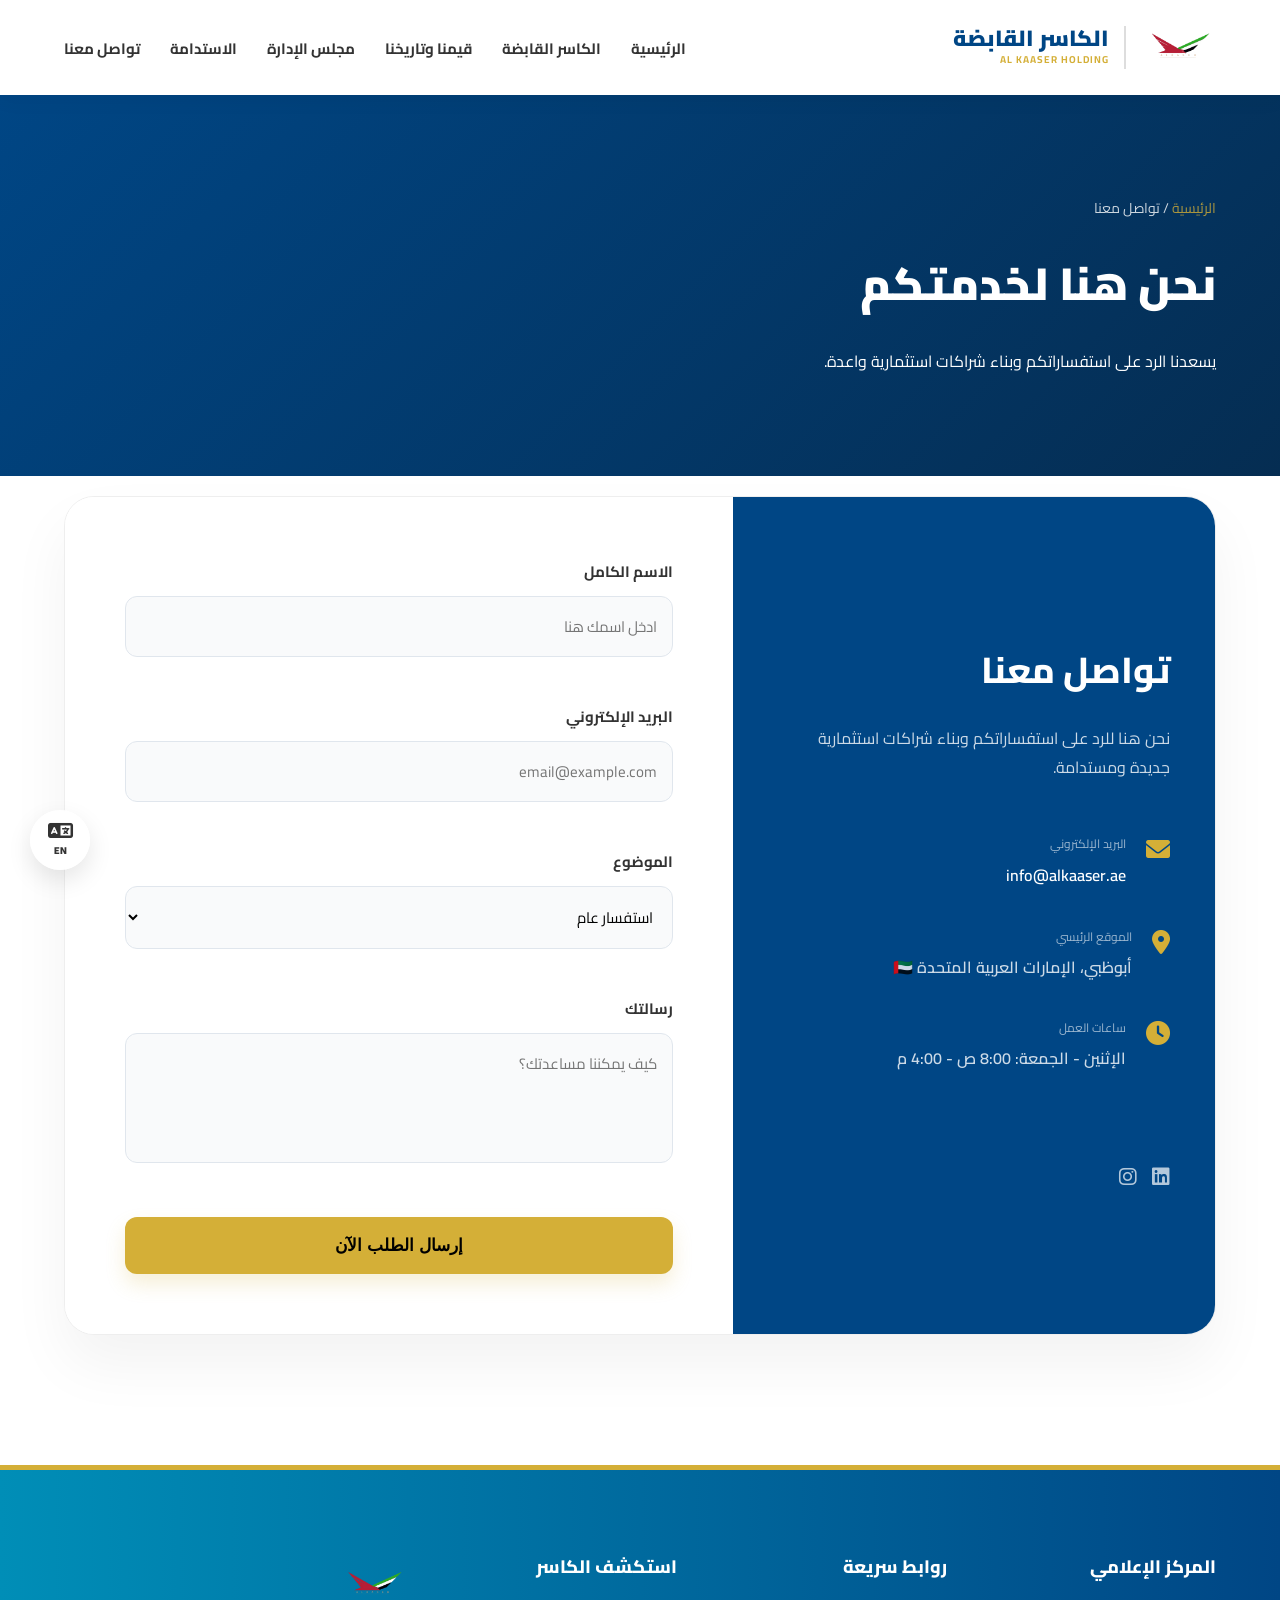
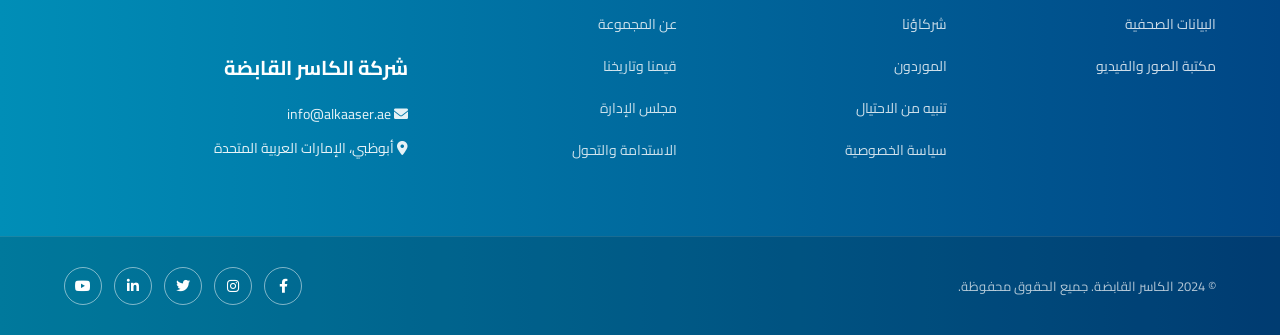
<file: contact.html>
<!DOCTYPE html>
<html lang="ar" dir="rtl" id="main-html">

<head>
    <meta charset="UTF-8">
    <meta name="viewport" content="width=device-width, initial-scale=1.0">
    <title>تواصل معنا | الكاسر القابضة</title>
    <link rel="stylesheet" href="style.css">
    <link href="https://fonts.googleapis.com/css2?family=Cairo:wght@300;400;600;700;900&display=swap" rel="stylesheet">
    <link rel="stylesheet" href="https://cdnjs.cloudflare.com/ajax/libs/font-awesome/6.0.0/css/all.min.css">
    <style>
        .lang-section { display: none; }
        .lang-section.active { display: block; }
    </style>
</head>
<body class="bg-light" id="main-body">
    <div id="ar-version" class="lang-section active">
        <header class="main-header">
            <div class="container nav-wrap">
                <div class="brand" onclick="location.reload()">
                    <img src="images/logo.png" alt="الكاسر" class="main-logo">
                    <div class="brand-text-container">
                        <span class="company-name">الكاسر القابضة</span>
                        <span class="company-sub">AL KAASER HOLDING</span>
                    </div>
                </div>
                <div class="menu-toggle" onclick="toggleMobileMenu()">
                    <i class="fas fa-bars"></i>
                </div>
                <nav class="main-nav">
                    <ul class="nav-menu">
                        <li><a href="index.html">الرئيسية</a></li>
                        <li><a href="about.html">الكاسر القابضة</a></li>
                        <li><a href="history.html">قيمنا وتاريخنا</a></li>
                        <li><a href="leadership.html">مجلس الإدارة</a></li>
                        <li><a href="sustainability.html">الاستدامة</a></li>
                        <li><a href="contact.html">تواصل معنا</a></li>
                    </ul>
                </nav>
            </div>
        </header>
        <div id="side-nav" class="mobile-sidebar">
            <div class="sidebar-header">
                <img src="images/logo.png" alt="Logo" width="50">
                <i class="fas fa-times" onclick="toggleMobileMenu()"></i>
            </div>
            <ul class="sidebar-links">
                <li><a href="index.html">الرئيسية</a></li>
                <li><a href="about.html">الكاسر القابضة</a></li>
                <li><a href="contact.html">تواصل معنا</a></li>
                <li><a href="history.html">قيمنا وتاريخنا</a></li>
                <li><a href="leadership.html">مجلس الإدارة</a></li>
            </ul>
        </div>
        <div id="overlay" class="menu-overlay" onclick="toggleMobileMenu()"></div>
        <section class="page-title-section contact-hero">
            <div class="container">
                <nav class="breadcrumb">
                    <a href="index.html">الرئيسية</a> / <span>تواصل معنا</span>
                </nav>
                <h1>نحن هنا لخدمتكم</h1>
                <p>يسعدنا الرد على استفساراتكم وبناء شراكات استثمارية واعدة.</p>
            </div>
        </section>
        <main class="container section-padding">
            <div class="contact-main-card reveal active">
                <div class="contact-blue-side">
                    <h2>تواصل معنا</h2>
                    <p>نحن هنا للرد على استفساراتكم وبناء شراكات استثمارية جديدة ومستدامة.</p>
                    <div class="contact-info-list">
                        <div class="info-item">
                            <i class="fas fa-envelope"></i>
                            <div class="item-text">
                                <span>البريد الإلكتروني</span>
                                <a href="mailto:info@alkaaser.ae">info@alkaaser.ae</a>
                            </div>
                        </div>
                        <div class="info-item">
                            <i class="fas fa-map-marker-alt"></i>
                            <div class="item-text">
                                <span>الموقع الرئيسي</span>
                                <p>أبوظبي، الإمارات العربية المتحدة 🇦🇪</p>
                            </div>
                        </div>
                        <div class="info-item">
                            <i class="fas fa-clock"></i>
                            <div class="item-text">
                                <span>ساعات العمل</span>
                                <p>الإثنين - الجمعة: 8:00 ص - 4:00 م</p>
                            </div>
                        </div>
                    </div>
                    <div class="social-links-contact">
                        <a href="#"><i class="fab fa-linkedin"></i></a>
                        <a href="#"><i class="fab fa-instagram"></i></a>
                        <a href="#"><i class="fab fa-x-twitter"></i></a>
                    </div>
                </div>
                <div class="contact-white-side">
                    <form class="kaaser-form" action="https://formspree.io/f/your-id" method="POST">
                        <div class="input-group">
                            <label>الاسم الكامل</label>
                            <input type="text" name="full_name" placeholder="ادخل اسمك هنا" required>
                        </div>
                        <div class="input-group">
                            <label>البريد الإلكتروني</label>
                            <input type="email" name="email" placeholder="email@example.com" required>
                        </div>
                        <div class="input-group">
                            <label>الموضوع</label>
                            <select name="subject">
                                <option>استفسار عام</option>
                                <option>فرصة استثمارية</option>
                                <option>طلب شراكة</option>
                                <option>أخرى</option>
                            </select>
                        </div>
                        <div class="input-group">
                            <label>رسالتك</label>
                            <textarea name="message" placeholder="كيف يمكننا مساعدتك؟" required></textarea>
                        </div>
                        <input type="hidden" name="_to" value="info@alkaaser.ae">
                        <button type="submit" class="btn-submit-gold">إرسال الطلب الآن</button>
                    </form>
                </div>
            </div>
        </main>
        <footer class="main-footer">
            <div class="container footer-grid-wrap">
                <div class="footer-column">
                    <h4>المركز الإعلامي</h4>
                    <ul><li><a href="#">البيانات الصحفية</a></li><li><a href="#">مكتبة الصور والفيديو</a></li></ul>
                </div>
                <div class="footer-column">
                    <h4>روابط سريعة</h4>
                    <ul><li><a href="#">شركاؤنا</a></li><li><a href="#">الموردون</a></li><li><a href="#">تنبيه من الاحتيال</a></li><li><a href="privacy.html">سياسة الخصوصية</a></li></ul>
                </div>
                <div class="footer-column">
                    <h4>استكشف الكاسر</h4>
                    <ul><li><a href="about.html">عن المجموعة</a></li><li><a href="history.html">قيمنا وتاريخنا</a></li><li><a href="leadership.html">مجلس الإدارة</a></li><li><a href="sustainability.html">الاستدامة والتحول</a></li></ul>
                </div>
                <div class="footer-column brand-info-col">
                    <img src="images/logo.png" alt="Al Kaaser Logo" class="footer-logo">
                    <h3>شركة الكاسر القابضة</h3>
                    <div class="contact-details">
                        <p><i class="fas fa-envelope"></i> info@alkaaser.ae</p>
                        <p><i class="fas fa-map-marker-alt"></i> أبوظبي، الإمارات العربية المتحدة</p>
                    </div>
                </div>
            </div>
            <div class="footer-bottom-bar">
                <div class="container flex-between mobile-column">
                    <p>© 2024 الكاسر القابضة. جميع الحقوق محفوظة.</p>
                    <div class="social-icons-wrap">
                        <a href="#" class="social-circle"><i class="fab fa-facebook-f"></i></a>
                        <a href="#" class="social-circle"><i class="fab fa-instagram"></i></a>
                        <a href="#" class="social-circle"><i class="fab fa-twitter"></i></a>
                        <a href="#" class="social-circle"><i class="fab fa-linkedin-in"></i></a>
                        <a href="#" class="social-circle"><i class="fab fa-youtube"></i></a>
                    </div>
                </div>
            </div>
        </footer>
        <a href="javascript:void(0)" onclick="switchLang('en')" class="lang-float-btn" title="Switch to English">
            <i class="fas fa-language"></i>
            <span>EN</span>
        </a>
    </div>
    <div id="en-version" class="lang-section">
        <header class="main-header">
            <div class="container nav-wrap">
                <div class="brand" onclick="location.reload()">
                    <img src="images/logo.png" alt="Al Kaaser" class="main-logo">
                    <div class="brand-text-container">
                        <span class="company-name">Al Kaaser Holding</span>
                        <span class="company-sub">AL KAASER HOLDING</span>
                    </div>
                </div>
                <div class="menu-toggle" onclick="toggleMobileMenu()">
                    <i class="fas fa-bars"></i>
                </div>
                <nav class="main-nav">
                    <ul class="nav-menu">
                        <li><a href="index.html">Home</a></li>
                        <li><a href="about.html">About Al Kaaser</a></li>
                        <li><a href="history.html">Values & History</a></li>
                        <li><a href="leadership.html">Board of Directors</a></li>
                        <li><a href="sustainability.html">Sustainability</a></li>
                        <li><a href="contact.html">Contact Us</a></li>
                    </ul>
                </nav>
            </div>
        </header>
        <div id="side-nav" class="mobile-sidebar">
            <div class="sidebar-header">
                <img src="images/logo.png" alt="Logo" width="50">
                <i class="fas fa-times" onclick="toggleMobileMenu()"></i>
            </div>
            <ul class="sidebar-links">
                <li><a href="index.html">Home</a></li>
                <li><a href="about.html">Al Kaaser Holding</a></li>
                <li><a href="contact.html">Contact Us</a></li>
                <li><a href="history.html">Values & History</a></li>
                <li><a href="leadership.html">Board of Directors</a></li>
            </ul>
        </div>
        <div id="overlay" class="menu-overlay" onclick="toggleMobileMenu()"></div>
        <section class="page-title-section contact-hero">
            <div class="container">
                <nav class="breadcrumb">
                    <a href="index.html">Home</a> / <span>Contact Us</span>
                </nav>
                <h1>We Are Here to Serve You</h1>
                <p>We are pleased to answer your inquiries and build promising investment partnerships.</p>
            </div>
        </section>
        <main class="container section-padding">
            <div class="contact-main-card reveal active">
                <div class="contact-blue-side">
                    <h2>Contact Us</h2>
                    <p>We are here to answer your inquiries and build new and sustainable investment partnerships.</p>
                    <div class="contact-info-list">
                        <div class="info-item">
                            <i class="fas fa-envelope"></i>
                            <div class="item-text">
                                <span>Email Address</span>
                                <a href="mailto:info@alkaaser.ae">info@alkaaser.ae</a>
                            </div>
                        </div>
                        <div class="info-item">
                            <i class="fas fa-map-marker-alt"></i>
                            <div class="item-text">
                                <span>Main Location</span>
                                <p>Abu Dhabi, United Arab Emirates 🇦🇪</p>
                            </div>
                        </div>
                        <div class="info-item">
                            <i class="fas fa-clock"></i>
                            <div class="item-text">
                                <span>Working Hours</span>
                                <p>Monday - Friday: 8:00 AM - 4:00 PM</p>
                            </div>
                        </div>
                    </div>
                    <div class="social-links-contact">
                        <a href="#"><i class="fab fa-linkedin"></i></a>
                        <a href="#"><i class="fab fa-instagram"></i></a>
                        <a href="#"><i class="fab fa-x-twitter"></i></a>
                    </div>
                </div>
                <div class="contact-white-side">
                    <form class="kaaser-form" action="https://formspree.io/f/your-id" method="POST">
                        <div class="input-group">
                            <label>Full Name</label>
                            <input type="text" name="full_name" placeholder="Enter your name here" required>
                        </div>
                        <div class="input-group">
                            <label>Email Address</label>
                            <input type="email" name="email" placeholder="email@example.com" required>
                        </div>
                        <div class="input-group">
                            <label>Subject</label>
                            <select name="subject">
                                <option>General Inquiry</option>
                                <option>Investment Opportunity</option>
                                <option>Partnership Request</option>
                                <option>Other</option>
                            </select>
                        </div>
                        <div class="input-group">
                            <label>Your Message</label>
                            <textarea name="message" placeholder="How can we help you?" required></textarea>
                        </div>
                        <input type="hidden" name="_to" value="info@alkaaser.ae">
                        <button type="submit" class="btn-submit-gold">Send Request Now</button>
                    </form>
                </div>
            </div>
        </main>
        <footer class="main-footer">
            <div class="container footer-grid-wrap">
                <div class="footer-column">
                    <h4>Media Center</h4>
                    <ul><li><a href="#">Press Releases</a></li><li><a href="#">Photo & Video Library</a></li></ul>
                </div>
                <div class="footer-column">
                    <h4>Quick Links</h4>
                    <ul><li><a href="#">Our Partners</a></li><li><a href="#">Suppliers</a></li><li><a href="#">Fraud Alert</a></li><li><a href="privacy.html">Privacy Policy</a></li></ul>
                </div>
                <div class="footer-column">
                    <h4>Explore Al Kaaser</h4>
                    <ul><li><a href="about.html">About the Group</a></li><li><a href="history.html">Values & History</a></li><li><a href="leadership.html">Board of Directors</a></li><li><a href="sustainability.html">Sustainability</a></li></ul>
                </div>
                <div class="footer-column brand-info-col">
                    <img src="images/logo.png" alt="Al Kaaser Logo" class="footer-logo">
                    <h3>Al Kaaser Holding Company</h3>
                    <div class="contact-details">
                        <p><i class="fas fa-envelope"></i> info@alkaaser.ae</p>
                        <p><i class="fas fa-map-marker-alt"></i> Abu Dhabi, United Arab Emirates</p>
                    </div>
                </div>
            </div>
            <div class="footer-bottom-bar">
                <div class="container flex-between mobile-column">
                    <p>© 2024 Al Kaaser Holding. All Rights Reserved.</p>
                    <div class="social-icons-wrap">
                        <a href="#" class="social-circle"><i class="fab fa-facebook-f"></i></a>
                        <a href="#" class="social-circle"><i class="fab fa-instagram"></i></a>
                        <a href="#" class="social-circle"><i class="fab fa-twitter"></i></a>
                        <a href="#" class="social-circle"><i class="fab fa-linkedin-in"></i></a>
                        <a href="#" class="social-circle"><i class="fab fa-youtube"></i></a>
                    </div>
                </div>
            </div>
        </footer>
        <a href="javascript:void(0)" onclick="switchLang('ar')" class="lang-float-btn" title="التحويل للعربية">
            <i class="fas fa-language"></i>
            <span>AR</span>
        </a>
    </div>
    <script>
    function switchLang(lang, isFirstLoad = false) {
        const body = document.getElementById('main-body');
        const html = document.getElementById('main-html');
        const arSection = document.getElementById('ar-version');
        const enSection = document.getElementById('en-version');

        if (lang === 'en') {
            arSection.classList.remove('active');
            enSection.classList.add('active');
            html.setAttribute('lang', 'en');
            html.setAttribute('dir', 'ltr');
            body.classList.add('en-version');
        } else {
            enSection.classList.remove('active');
            arSection.classList.add('active');
            html.setAttribute('lang', 'ar');
            html.setAttribute('dir', 'rtl');
            body.classList.remove('en-version');
        }
        localStorage.setItem('selectedLang', lang);

        if (!isFirstLoad) {
            window.scrollTo(0, 0);
        }
    }
    document.addEventListener('DOMContentLoaded', () => {
        const savedLang = localStorage.getItem('selectedLang') || 'ar';
        switchLang(savedLang, true);
    });
</script>
    <script src="script.js"></script>
</body>

</html>
</file>
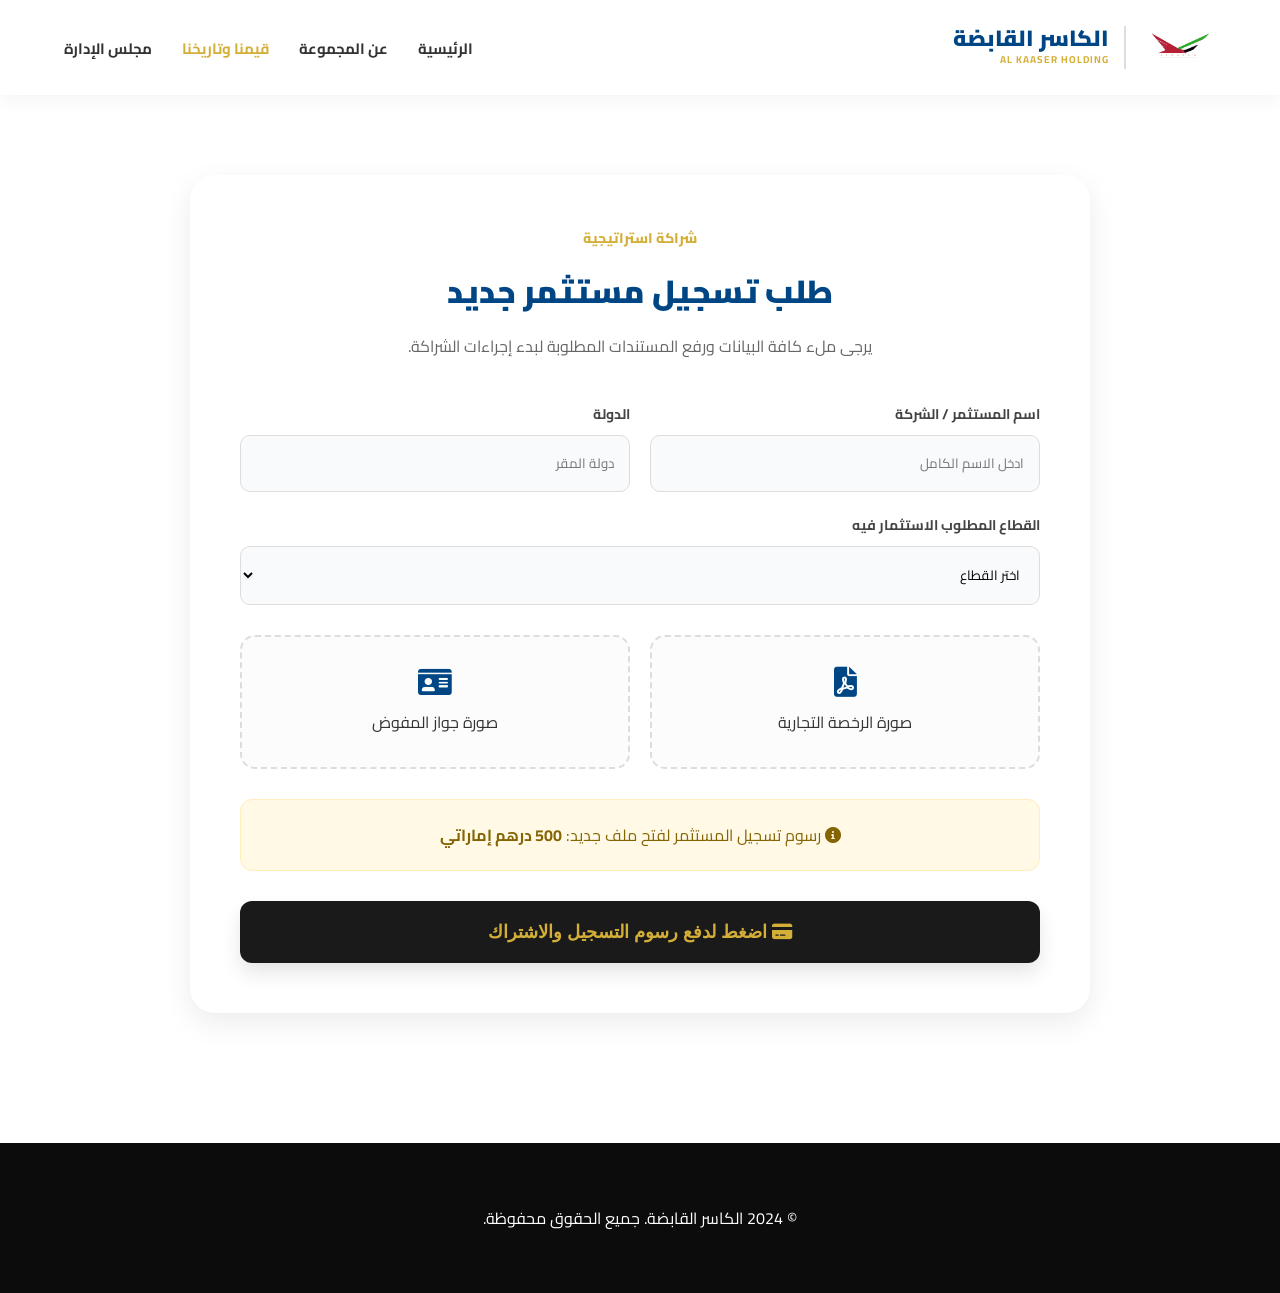
<file: invest.html>
<!DOCTYPE html>
<html lang="ar" dir="rtl">
<head>
    <meta charset="UTF-8">
    <meta name="viewport" content="width=device-width, initial-scale=1.0">
    <title>استثمر معنا | الكاسر القابضة</title>
    <link rel="stylesheet" href="style.css">
    <link href="https://fonts.googleapis.com/css2?family=Cairo:wght@400;700;900&display=swap" rel="stylesheet">
    <link rel="stylesheet" href="https://cdnjs.cloudflare.com/ajax/libs/font-awesome/6.0.0/css/all.min.css">
</head>
<body>

    <header class="main-header">
        <div class="container nav-wrap">
            <div class="brand" onclick="location.href='index.html'" style="cursor: pointer;">
                <img src="images/logo.png" alt="الكاسر" class="main-logo">
                <div class="brand-text-container">
                    <span class="company-name">الكاسر القابضة</span>
                    <span class="company-sub">AL KAASER HOLDING</span>
                </div>
            </div>

            <div class="menu-toggle" onclick="toggleMobileMenu()">
                <i class="fas fa-bars"></i>
            </div>

             <nav class="main-nav">
                <ul class="nav-menu">
                    <li><a href="index.html">الرئيسية</a></li>
                    <li><a href="about.html">عن المجموعة</a></li>
                    <li><a href="history.html" style="color: var(--accent);">قيمنا وتاريخنا</a></li>
                    <li><a href="leadership.html">مجلس الإدارة</a></li>
                </ul>
            </nav>
        </div>
    </header>
    <div id="side-nav" class="mobile-sidebar">
        <div class="sidebar-header">
            <img src="images/logo.png" alt="Logo" width="50">
            <i class="fas fa-times" onclick="toggleMobileMenu()"></i>
        </div>
        <ul class="sidebar-links">
            <li><a href="index.html">الرئيسية</a></li>
            <li><a href="about.html">عن المجموعة</a></li>
            <li><a href="history.html">قيمنا وتاريخنا</a></li>
            <li><a href="leadership.html">مجلس الإدارة</a></li>
            <li><a href="sustainability.html">الاستدامة</a></li>
            <li><a href="invest.html">استثمر معنا</a></li>
        </ul>
    </div>
    <div id="overlay" class="menu-overlay" onclick="toggleMobileMenu()"></div>
    <main class="container section-padding">
        <div class="invest-form-container">
            <div class="form-header">
                <span class="sub-badge">شراكة استراتيجية</span>
                <h2 style="color: var(--primary); font-weight: 900; font-size: 32px; margin-top: 10px;">طلب تسجيل مستثمر جديد</h2>
                <p style="color: #666; margin-top: 10px;">يرجى ملء كافة البيانات ورفع المستندات المطلوبة لبدء إجراءات الشراكة.</p>
            </div>

            <form class="pro-form" id="investForm">
                <div class="form-grid" style="display: grid; grid-template-columns: 1fr 1fr; gap: 20px;">
                    <div class="input-group">
                        <label>اسم المستثمر / الشركة</label>
                        <input type="text" required placeholder="ادخل الاسم الكامل" style="width:100%; padding:15px; border-radius:10px; border:1px solid #ddd;">
                    </div>
                    <div class="input-group">
                        <label>الدولة</label>
                        <input type="text" required placeholder="دولة المقر" style="width:100%; padding:15px; border-radius:10px; border:1px solid #ddd;">
                    </div>
                    <div class="input-group" style="grid-column: span 2;">
                        <label>القطاع المطلوب الاستثمار فيه</label>
                        <select required style="width:100%; padding:15px; border-radius:10px; border:1px solid #ddd;">
                            <option value="">اختر القطاع</option>
                            <option>قطاع الطاقة والمنتجات النفطية</option>
                            <option>التكنولوجيا والذكاء الاصطناعي</option>
                            <option>العقارات والإنشاءات</option>
                            <option>التعليم والرعاية الصحية</option>
                        </select>
                    </div>
                </div>

                <div class="upload-grid" style="display: grid; grid-template-columns: 1fr 1fr; gap: 20px; margin-top: 30px;">
                    <div class="upload-box" style="border: 2px dashed #ddd; padding: 30px; text-align: center; border-radius: 15px;">
                        <i class="fas fa-file-pdf" style="font-size: 30px; color: var(--primary); margin-bottom: 10px;"></i>
                        <label style="display:block">صورة الرخصة التجارية</label>
                        <input type="file" required accept=".pdf,.jpg,.png" style="margin-top:10px;">
                    </div>
                    <div class="upload-box" style="border: 2px dashed #ddd; padding: 30px; text-align: center; border-radius: 15px;">
                        <i class="fas fa-id-card" style="font-size: 30px; color: var(--primary); margin-bottom: 10px;"></i>
                        <label style="display:block">صورة جواز المفوض</label>
                        <input type="file" required accept=".pdf,.jpg,.png" style="margin-top:10px;">
                    </div>
                </div>

                <div class="payment-notice" style="background: #fff9e6; padding: 20px; border-radius: 12px; margin-top: 30px; text-align: center; color: #856404; border: 1px solid #ffeeba;">
                    <p><i class="fas fa-info-circle"></i> رسوم تسجيل المستثمر لفتح ملف جديد: <strong>500 درهم إماراتي</strong></p>
                </div>

                <button type="button" class="btn-pay" onclick="handlePayment()" style="width:100%; background: #1a1a1a; color: var(--accent); padding: 20px; border: none; border-radius: 12px; font-size: 18px; font-weight: 900; cursor: pointer; margin-top: 30px;">
                    <i class="fas fa-credit-card"></i> اضغط لدفع رسوم التسجيل والاشتراك
                </button>
            </form>
        </div>
    </main>

    <footer class="footer" style="background:#0c0c0c; color:white; padding: 60px 0; text-align: center; margin-top: 50px;">
        <p>© 2024 الكاسر القابضة. جميع الحقوق محفوظة.</p>
    </footer>
    <script src="script.js"></script>
</body>
</html>
</file>
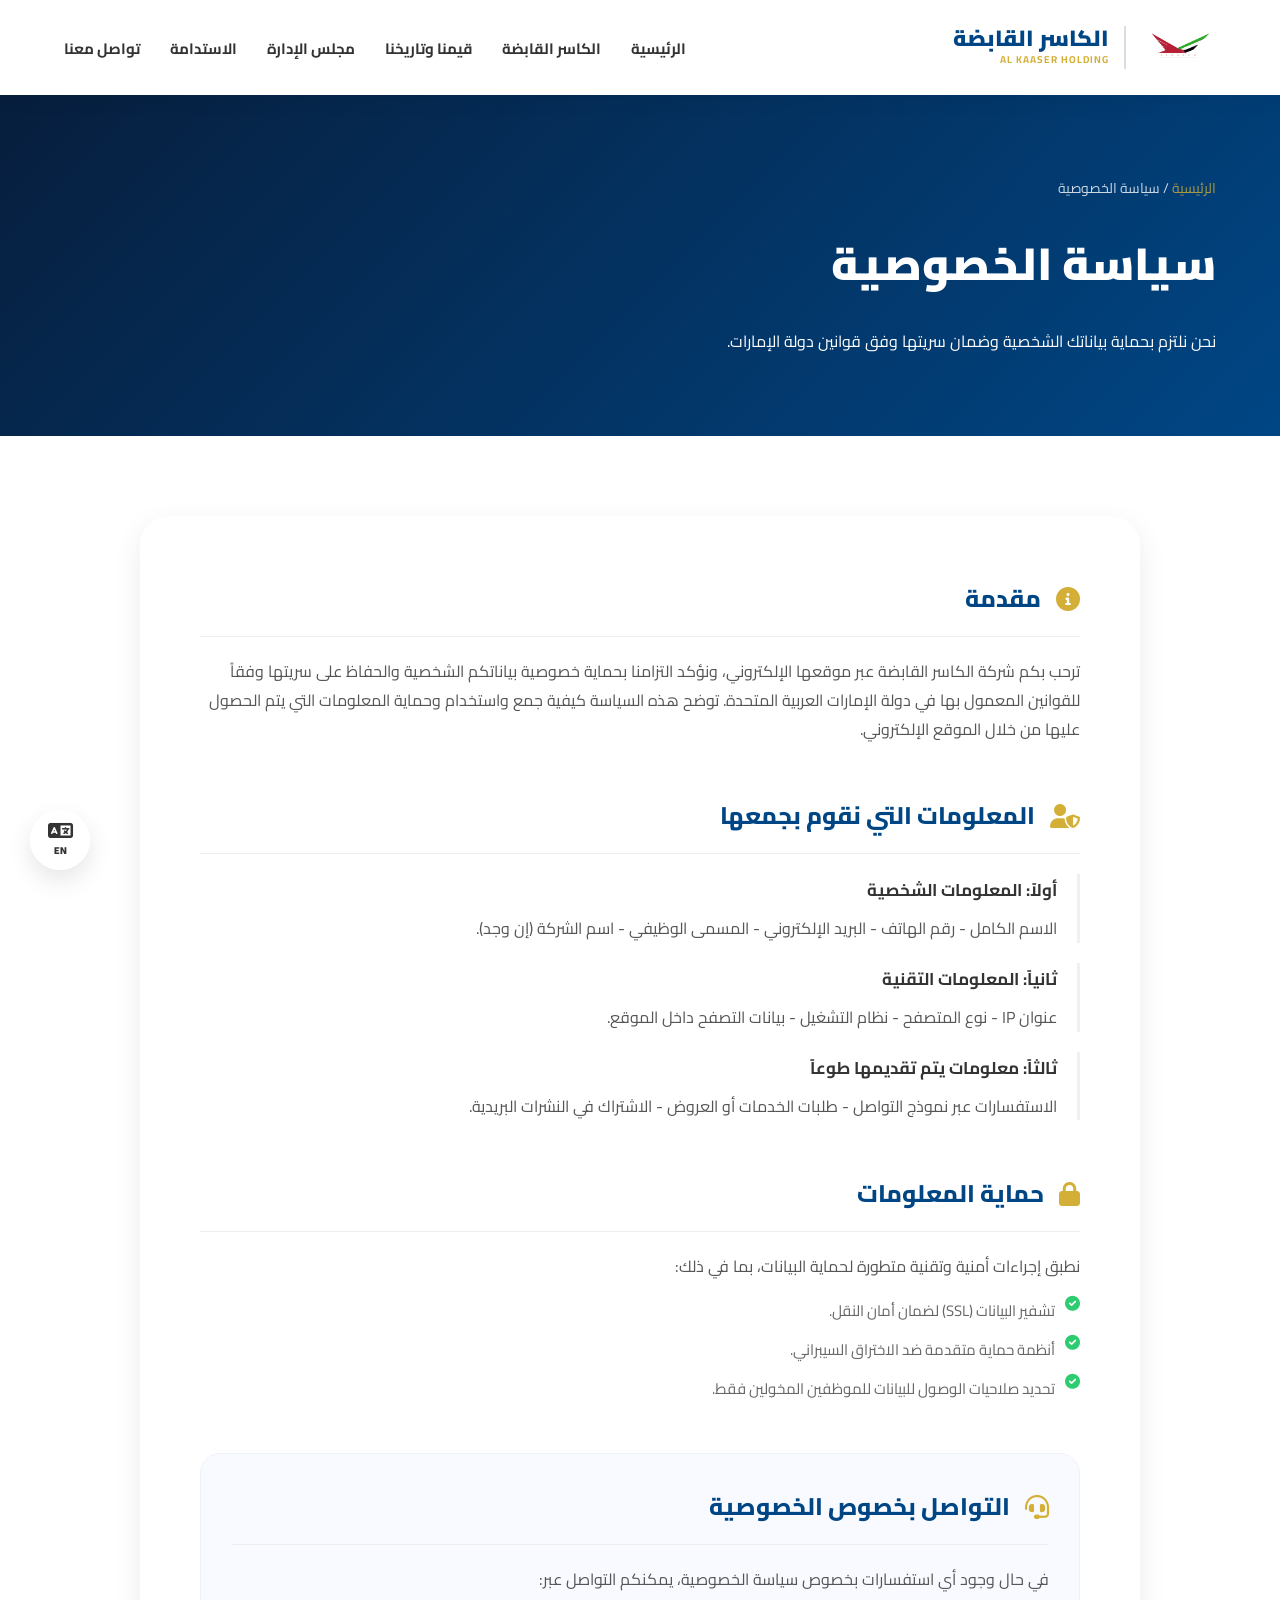
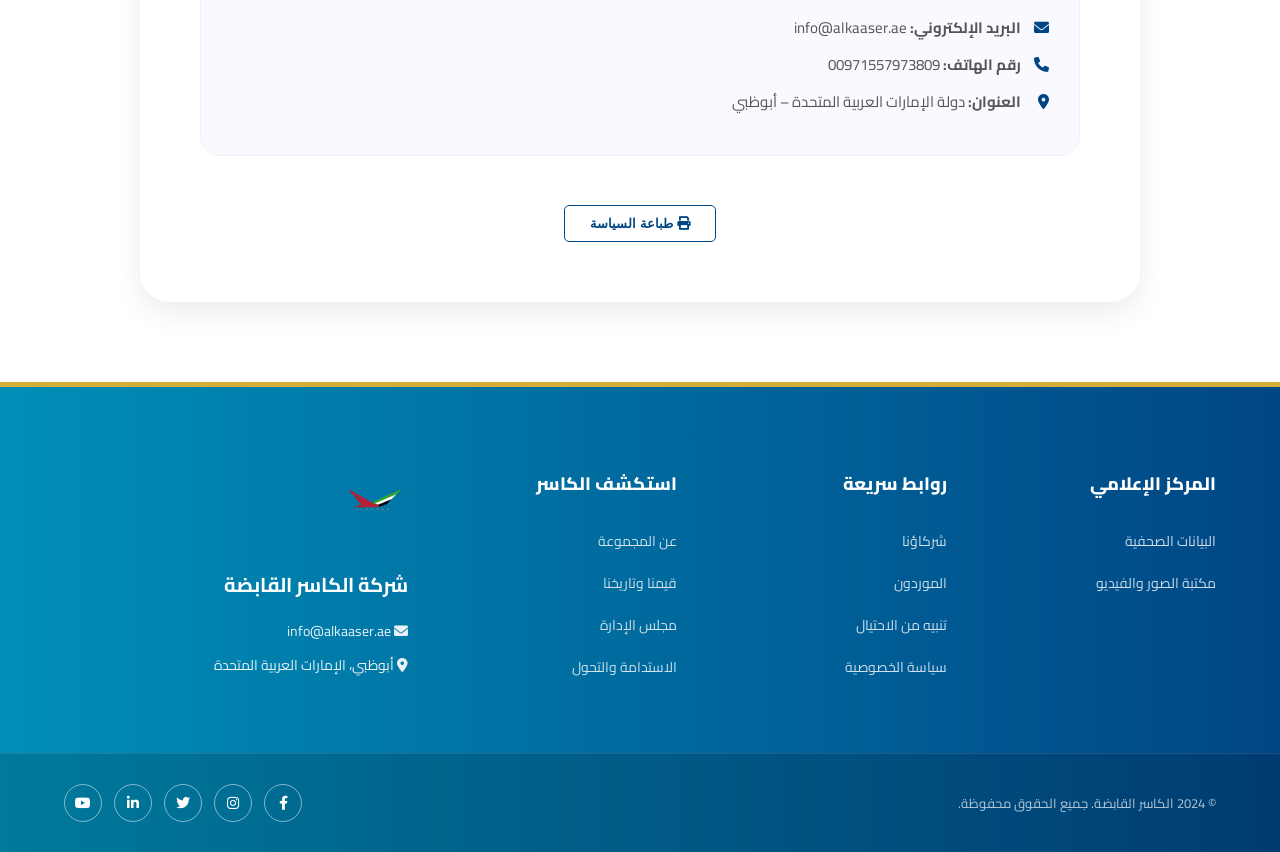
<file: privacy.html>
<!DOCTYPE html>
<html lang="ar" dir="rtl" id="main-html">
<head>
    <meta charset="UTF-8">
    <meta name="viewport" content="width=device-width, initial-scale=1.0">
    <title>سياسة الخصوصية | الكاسر القابضة</title>
    <link rel="stylesheet" href="style.css">
    <link href="https://fonts.googleapis.com/css2?family=Cairo:wght@300;400;600;700;900&display=swap" rel="stylesheet">
    <link rel="stylesheet" href="https://cdnjs.cloudflare.com/ajax/libs/font-awesome/6.0.0/css/all.min.css">
    <style>
        .lang-section { display: none; }
        .lang-section.active { display: block; }
    </style>
</head>
<body class="bg-light" id="main-body">
    <div id="ar-version" class="lang-section active">
        <header class="main-header">
            <div class="container nav-wrap">
                <div class="brand" onclick="location.reload()">
                    <img src="images/logo.png" alt="الكاسر" class="main-logo">
                    <div class="brand-text-container">
                        <span class="company-name">الكاسر القابضة</span>
                        <span class="company-sub">AL KAASER HOLDING</span>
                    </div>
                </div>
                <div class="menu-toggle" onclick="toggleMobileMenu()">
                    <i class="fas fa-bars"></i>
                </div>
                <nav class="main-nav">
                    <ul class="nav-menu">
                        <li><a href="index.html">الرئيسية</a></li>
                        <li><a href="about.html">الكاسر القابضة</a></li>
                        <li><a href="history.html">قيمنا وتاريخنا</a></li>
                        <li><a href="leadership.html">مجلس الإدارة</a></li>
                        <li><a href="sustainability.html">الاستدامة</a></li>
                        <li><a href="contact.html">تواصل معنا</a></li>
                    </ul>
                </nav>
            </div>
        </header>
        <div id="side-nav" class="mobile-sidebar">
            <div class="sidebar-header">
                <img src="images/logo.png" alt="Logo" width="50">
                <i class="fas fa-times" onclick="toggleMobileMenu()"></i>
            </div>
            <ul class="sidebar-links">
                <li><a href="index.html">الرئيسية</a></li>
                <li><a href="about.html">الكاسر القابضة</a></li>
                <li><a href="contact.html">تواصل معنا</a></li>
                <li><a href="history.html">قيمنا وتاريخنا</a></li>
                <li><a href="leadership.html">مجلس الإدارة</a></li>
            </ul>
        </div>
        <div id="overlay" class="menu-overlay" onclick="toggleMobileMenu()"></div>
        <section class="page-title-section privacy-hero">
            <div class="container">
                <nav class="breadcrumb">
                    <a href="index.html">الرئيسية</a> / <span>سياسة الخصوصية</span>
                </nav>
                <h1>سياسة الخصوصية</h1>
                <p>نحن نلتزم بحماية بياناتك الشخصية وضمان سريتها وفق قوانين دولة الإمارات.</p>
            </div>
        </section>
        <main class="container section-padding">
            <div class="privacy-container">
                <div class="privacy-block reveal">
                    <div class="block-header">
                        <i class="fas fa-info-circle"></i>
                        <h2>مقدمة</h2>
                    </div>
                    <p>ترحب بكم شركة الكاسر القابضة عبر موقعها الإلكتروني، ونؤكد التزامنا بحماية خصوصية بياناتكم الشخصية والحفاظ على سريتها وفقاً للقوانين المعمول بها في دولة الإمارات العربية المتحدة. توضح هذه السياسة كيفية جمع واستخدام وحماية المعلومات التي يتم الحصول عليها من خلال الموقع الإلكتروني.</p>
                </div>
                <div class="privacy-block reveal">
                    <div class="block-header">
                        <i class="fas fa-user-shield"></i>
                        <h2>المعلومات التي نقوم بجمعها</h2>
                    </div>
                    <div class="sub-block">
                        <h3>أولاً: المعلومات الشخصية</h3>
                        <p>الاسم الكامل - رقم الهاتف - البريد الإلكتروني - المسمى الوظيفي - اسم الشركة (إن وجد).</p>
                    </div>
                    <div class="sub-block">
                        <h3>ثانياً: المعلومات التقنية</h3>
                        <p>عنوان IP - نوع المتصفح - نظام التشغيل - بيانات التصفح داخل الموقع.</p>
                    </div>
                    <div class="sub-block">
                        <h3>ثالثاً: معلومات يتم تقديمها طوعاً</h3>
                        <p>الاستفسارات عبر نموذج التواصل - طلبات الخدمات أو العروض - الاشتراك في النشرات البريدية.</p>
                    </div>
                </div>
                <div class="privacy-block reveal">
                    <div class="block-header">
                        <i class="fas fa-lock"></i>
                        <h2>حماية المعلومات</h2>
                    </div>
                    <p>نطبق إجراءات أمنية وتقنية متطورة لحماية البيانات، بما في ذلك:</p>
                    <ul class="privacy-list">
                        <li>تشفير البيانات (SSL) لضمان أمان النقل.</li>
                        <li>أنظمة حماية متقدمة ضد الاختراق السيبراني.</li>
                        <li>تحديد صلاحيات الوصول للبيانات للموظفين المخولين فقط.</li>
                    </ul>
                </div>
                <div class="privacy-block reveal contact-block-highlight">
                    <div class="block-header">
                        <i class="fas fa-headset"></i>
                        <h2>التواصل بخصوص الخصوصية</h2>
                    </div>
                    <p>في حال وجود أي استفسارات بخصوص سياسة الخصوصية، يمكنكم التواصل عبر:</p>
                    <div class="privacy-contact-info">
                        <p><i class="fas fa-envelope"></i> <strong>البريد الإلكتروني:</strong> info@alkaaser.ae</p>
                        <p><i class="fas fa-phone"></i> <strong>رقم الهاتف:</strong> 00971557973809</p>
                        <p><i class="fas fa-map-marker-alt"></i> <strong>العنوان:</strong> دولة الإمارات العربية المتحدة – أبوظبي</p>
                    </div>
                </div>

                <div class="text-center mt-5" style="text-align: center; margin-top: 3rem;">
                    <button class="btn-outline" onclick="window.print()" style="color:var(--primary); border: 1px solid var(--primary); padding: 10px 25px; border-radius: 5px; cursor: pointer; background: transparent;">
                        <i class="fas fa-print"></i> طباعة السياسة
                    </button>
                </div>
            </div>
        </main>
        <footer class="main-footer">
            <div class="container footer-grid-wrap">
                <div class="footer-column">
                    <h4>المركز الإعلامي</h4>
                    <ul><li><a href="#">البيانات الصحفية</a></li><li><a href="#">مكتبة الصور والفيديو</a></li></ul>
                </div>
                <div class="footer-column">
                    <h4>روابط سريعة</h4>
                    <ul><li><a href="#">شركاؤنا</a></li><li><a href="#">الموردون</a></li><li><a href="#">تنبيه من الاحتيال</a></li><li><a href="privacy.html">سياسة الخصوصية</a></li></ul>
                </div>
                <div class="footer-column">
                    <h4>استكشف الكاسر</h4>
                    <ul><li><a href="about.html">عن المجموعة</a></li><li><a href="history.html">قيمنا وتاريخنا</a></li><li><a href="leadership.html">مجلس الإدارة</a></li><li><a href="sustainability.html">الاستدامة والتحول</a></li></ul>
                </div>
                <div class="footer-column brand-info-col">
                    <img src="images/logo.png" alt="Al Kaaser Logo" class="footer-logo">
                    <h3>شركة الكاسر القابضة</h3>
                    <div class="contact-details">
                        <p><i class="fas fa-envelope"></i> info@alkaaser.ae</p>
                        <p><i class="fas fa-map-marker-alt"></i> أبوظبي، الإمارات العربية المتحدة</p>
                    </div>
                </div>
            </div>
            <div class="footer-bottom-bar">
                <div class="container flex-between mobile-column">
                    <p>© 2024 الكاسر القابضة. جميع الحقوق محفوظة.</p>
                    <div class="social-icons-wrap">
                        <a href="#" class="social-circle"><i class="fab fa-facebook-f"></i></a>
                        <a href="#" class="social-circle"><i class="fab fa-instagram"></i></a>
                        <a href="#" class="social-circle"><i class="fab fa-twitter"></i></a>
                        <a href="#" class="social-circle"><i class="fab fa-linkedin-in"></i></a>
                        <a href="#" class="social-circle"><i class="fab fa-youtube"></i></a>
                    </div>
                </div>
            </div>
        </footer>
        <a href="javascript:void(0)" onclick="switchLang('en')" class="lang-float-btn" title="Switch to English">
            <i class="fas fa-language"></i>
            <span>EN</span>
        </a>
    </div>
    <div id="en-version" class="lang-section">
        <header class="main-header">
            <div class="container nav-wrap">
                <div class="brand" onclick="location.href='index-en.html'" style="cursor: pointer;">
                    <img src="images/logo.png" alt="Al Kaaser" class="main-logo">
                    <div class="brand-text-container">
                        <span class="company-name">Al Kaaser Holding</span>
                        <span class="company-sub">AL KAASER HOLDING</span>
                    </div>
                </div>
                <div class="menu-toggle" onclick="toggleMobileMenu()">
                    <i class="fas fa-bars"></i>
                </div>
                <nav class="main-nav">
                    <ul class="nav-menu">
                        <li><a href="index.html">Home</a></li>
                        <li><a href="about.html">About Us</a></li>
                        <li><a href="history.html">Values & History</a></li>
                        <li><a href="leadership.html">Board of Directors</a></li>
                        <li><a href="sustainability.html">Sustainability</a></li>
                        <li><a href="contact.html">Contact Us</a></li>
                    </ul>
                </nav>
            </div>
        </header>
        <div id="side-nav" class="mobile-sidebar">
            <div class="sidebar-header">
                <img src="images/logo.png" alt="Logo" width="50">
                <i class="fas fa-times" onclick="toggleMobileMenu()"></i>
            </div>
            <ul class="sidebar-links">
                <li><a href="index.html">Home</a></li>
                <li><a href="about.html">About Us</a></li>
                <li><a href="contact.html">Contact Us</a></li>
                <li><a href="history.html">Values & History</a></li>
                <li><a href="leadership.html">Board of Directors</a></li>
            </ul>
        </div>
        <div id="overlay" class="menu-overlay" onclick="toggleMobileMenu()"></div>
        <section class="page-title-section privacy-hero">
            <div class="container">
                <nav class="breadcrumb">
                    <a href="index.html">Home</a> / <span>Privacy Policy</span>
                </nav>
                <h1>Privacy Policy</h1>
                <p>We are committed to protecting your personal data and ensuring its confidentiality in accordance with UAE laws.</p>
            </div>
        </section>
        <main class="container section-padding">
            <div class="privacy-container">
                <div class="privacy-block reveal">
                    <div class="block-header">
                        <i class="fas fa-info-circle"></i>
                        <h2>Introduction</h2>
                    </div>
                    <p>Al Kaaser Holding welcomes you to its website. We affirm our commitment to protecting the privacy of your personal data and maintaining its confidentiality in accordance with the applicable laws in the United Arab Emirates. This policy explains how we collect, use, and protect the information obtained through our website.</p>
                </div>
                <div class="privacy-block reveal">
                    <div class="block-header">
                        <i class="fas fa-user-shield"></i>
                        <h2>Information We Collect</h2>
                    </div>
                    <div class="sub-block">
                        <h3>First: Personal Information</h3>
                        <p>Full name - Phone number - Email address - Job title - Company name (if applicable).</p>
                    </div>
                    <div class="sub-block">
                        <h3>Second: Technical Information</h3>
                        <p>IP address - Browser type - Operating system - Browsing data within the website.</p>
                    </div>
                    <div class="sub-block">
                        <h3>Third: Voluntarily Provided Information</h3>
                        <p>Inquiries via the contact form - Requests for services or quotes - Subscription to newsletters.</p>
                    </div>
                </div>
                <div class="privacy-block reveal">
                    <div class="block-header">
                        <i class="fas fa-lock"></i>
                        <h2>Data Protection</h2>
                    </div>
                    <p>We implement advanced security and technical measures to protect data, including:</p>
                    <ul class="privacy-list">
                        <li>Data encryption (SSL) to ensure secure transmission.</li>
                        <li>Advanced protection systems against cyber-attacks.</li>
                        <li>Restricting data access permissions to authorized personnel only.</li>
                    </ul>
                </div>
                <div class="privacy-block reveal contact-block-highlight">
                    <div class="block-header">
                        <i class="fas fa-headset"></i>
                        <h2>Contact Regarding Privacy</h2>
                    </div>
                    <p>If you have any inquiries regarding the privacy policy, you can contact us via:</p>
                    <div class="privacy-contact-info">
                        <p><i class="fas fa-envelope"></i> <strong>Email:</strong> info@alkaaser.ae</p>
                        <p><i class="fas fa-phone"></i> <strong>Phone:</strong> +971 55 797 3809</p>
                        <p><i class="fas fa-map-marker-alt"></i> <strong>Address:</strong> United Arab Emirates – Abu Dhabi</p>
                    </div>
                </div>
                <div class="text-center mt-5" style="text-align: center; margin-top: 3rem;">
                    <button class="btn-outline" onclick="window.print()" style="color:var(--primary); border: 1px solid var(--primary); padding: 10px 25px; border-radius: 5px; cursor: pointer; background: transparent;">
                        <i class="fas fa-print"></i> Print Policy
                    </button>
                </div>
            </div>
        </main>
        <footer class="footer" style="background:#0c0c0c; color:white; padding: 40px 0; text-align: center; margin-top: 80px;">
            <p>© 2024 Al Kaaser Holding. All rights reserved.</p>
        </footer>
        <a href="javascript:void(0)" onclick="switchLang('ar')" class="lang-float-btn" title="التحويل للعربية">
            <i class="fas fa-language"></i>
            <span>AR</span>
        </a>
    </div>
    <script>
    function switchLang(lang, isFirstLoad = false) {
        const body = document.getElementById('main-body');
        const html = document.getElementById('main-html');
        const arSection = document.getElementById('ar-version');
        const enSection = document.getElementById('en-version');

        if (lang === 'en') {
            arSection.classList.remove('active');
            enSection.classList.add('active');
            html.setAttribute('lang', 'en');
            html.setAttribute('dir', 'ltr');
            body.classList.add('en-version');
        } else {
            enSection.classList.remove('active');
            arSection.classList.add('active');
            html.setAttribute('lang', 'ar');
            html.setAttribute('dir', 'rtl');
            body.classList.remove('en-version');
        }
        localStorage.setItem('selectedLang', lang);

        if (!isFirstLoad) {
            window.scrollTo(0, 0);
        }
    }
    document.addEventListener('DOMContentLoaded', () => {
        const savedLang = localStorage.getItem('selectedLang') || 'ar';
        switchLang(savedLang, true);
    });
</script>
    <script src="script.js"></script>
</body>
</html>
</file>
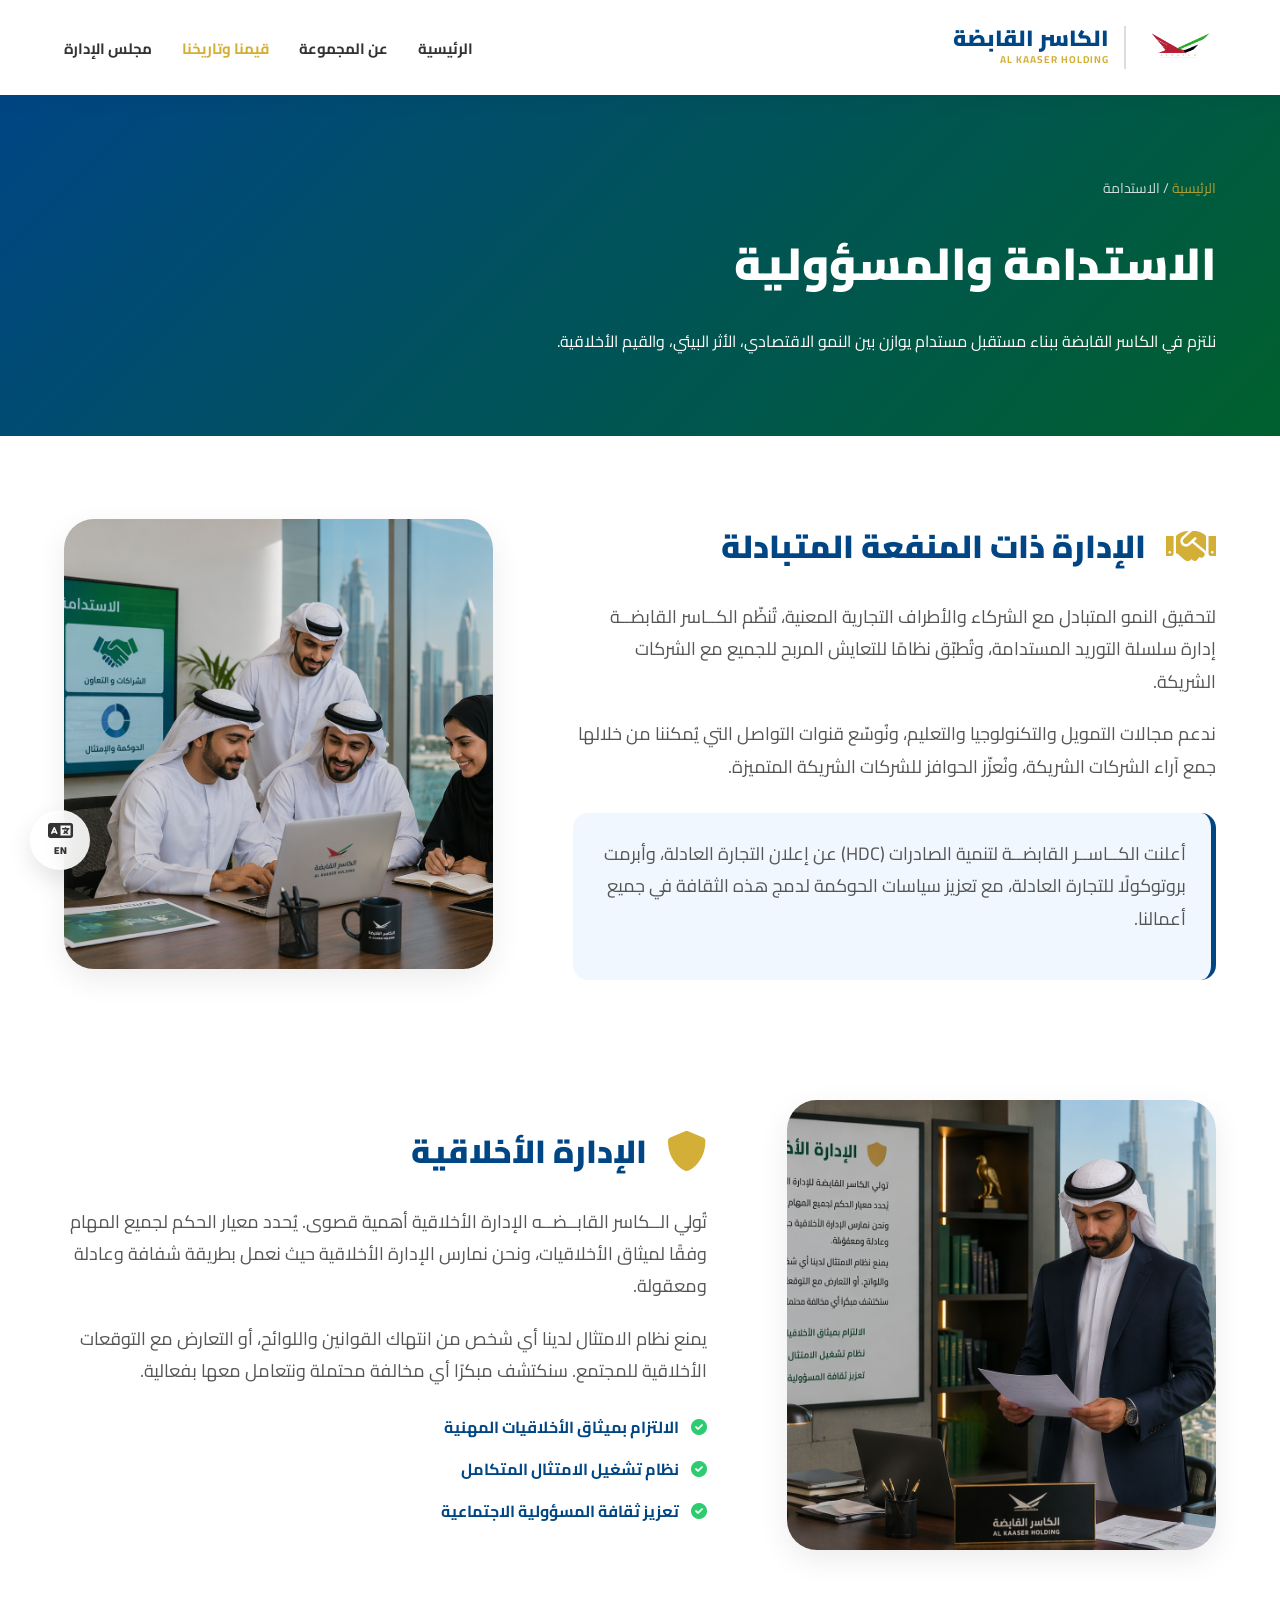
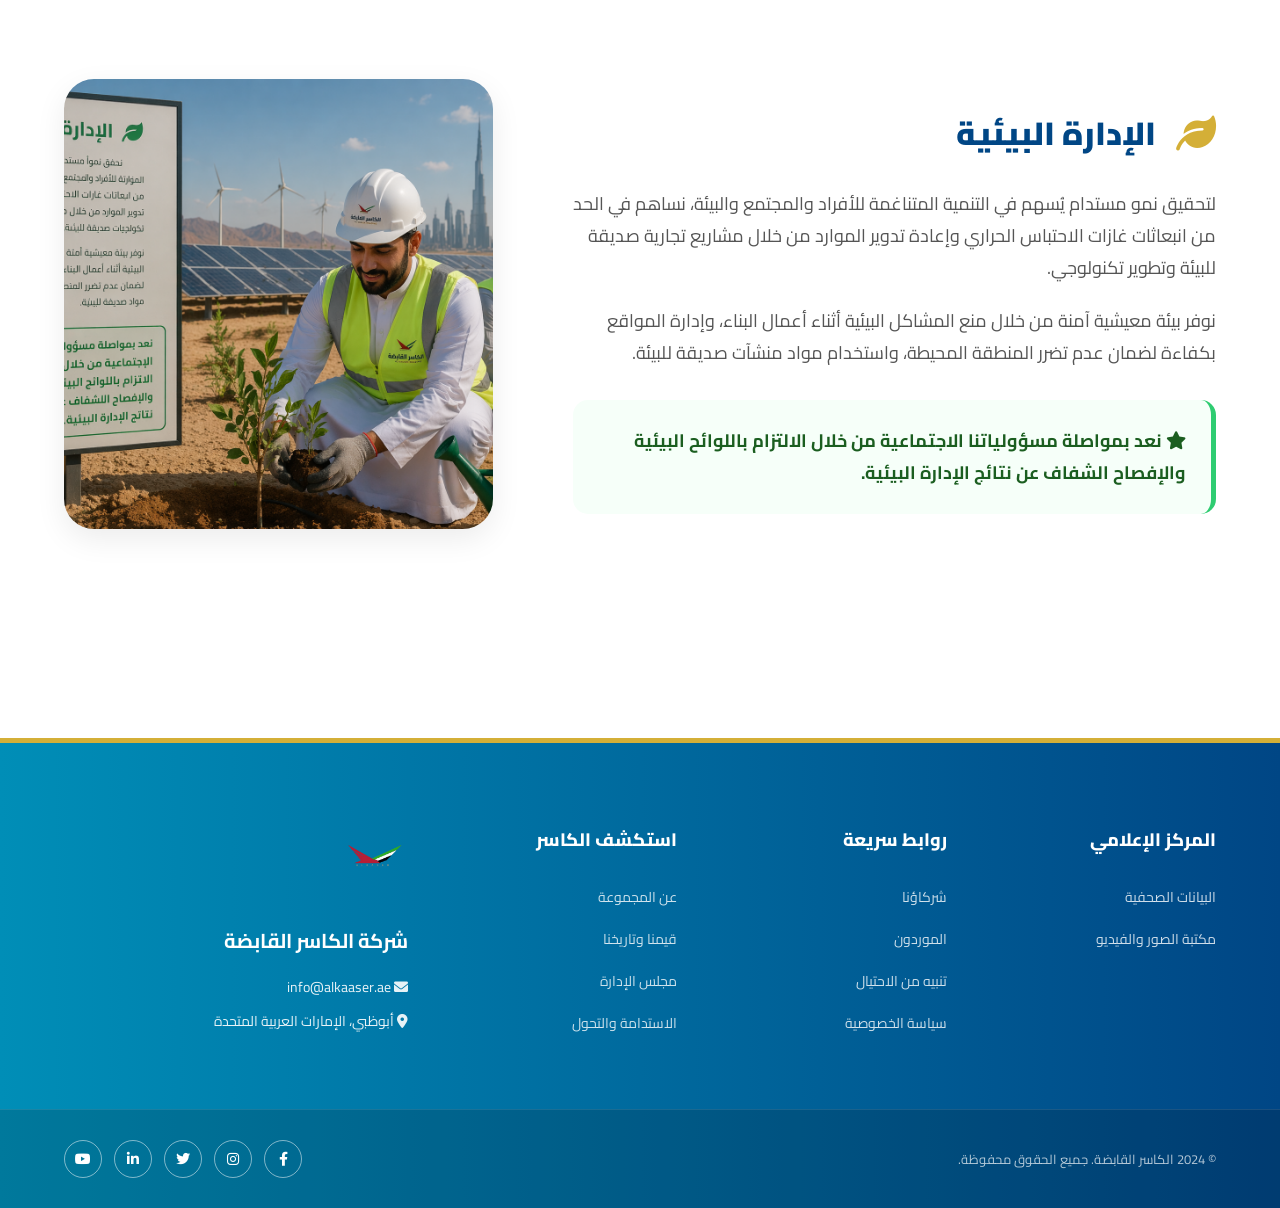
<file: sustainability.html>
<!DOCTYPE html>
<html lang="ar" dir="rtl" id="main-html">
<head>
    <meta charset="UTF-8">
    <meta name="viewport" content="width=device-width, initial-scale=1.0">
    <title>الاستدامة | الكاسر القابضة</title>
    <link rel="stylesheet" href="style.css">
    <link href="https://fonts.googleapis.com/css2?family=Cairo:wght@300;400;600;700;900&display=swap" rel="stylesheet">
    <link rel="stylesheet" href="https://cdnjs.cloudflare.com/ajax/libs/font-awesome/6.0.0/css/all.min.css">
    <style>
        .lang-section { display: none; }
        .lang-section.active { display: block; }
    </style>
</head>
<body class="bg-light" id="main-body">
    <div id="ar-version" class="lang-section active">
        <header class="main-header">
            <div class="container nav-wrap">
                <div class="brand" onclick="location.href='index.html'" style="cursor: pointer;">
                    <img src="images/logo.png" alt="الكاسر" class="main-logo">
                    <div class="brand-text-container">
                        <span class="company-name">الكاسر القابضة</span>
                        <span class="company-sub">AL KAASER HOLDING</span>
                    </div>
                </div>
                <div class="menu-toggle" onclick="toggleMobileMenu()">
                    <i class="fas fa-bars"></i>
                </div>
                <nav class="main-nav">
                    <ul class="nav-menu">
                        <li><a href="index.html">الرئيسية</a></li>
                        <li><a href="about.html">عن المجموعة</a></li>
                        <li><a href="history.html" style="color: var(--accent);">قيمنا وتاريخنا</a></li>
                        <li><a href="leadership.html">مجلس الإدارة</a></li>
                    </ul>
                </nav>
            </div>
        </header>
        <div id="side-nav" class="mobile-sidebar">
            <div class="sidebar-header">
                <img src="images/logo.png" alt="Logo" width="50">
                <i class="fas fa-times" onclick="toggleMobileMenu()"></i>
            </div>
            <ul class="sidebar-links">
                <li><a href="index.html">الرئيسية</a></li>
                <li><a href="about.html">عن المجموعة</a></li>
                <li><a href="history.html">قيمنا وتاريخنا</a></li>
                <li><a href="leadership.html">مجلس الإدارة</a></li>
                <li><a href="sustainability.html">الاستدامة</a></li>
            </ul>
        </div>
        <div id="overlay" class="menu-overlay" onclick="toggleMobileMenu()"></div>
        <section class="page-title-section sustainability-hero">
            <div class="container">
                <nav class="breadcrumb">
                    <a href="index.html">الرئيسية</a> / <span>الاستدامة</span>
                </nav>
                <h1>الاستدامة والمسؤولية</h1>
                <p>نلتزم في الكاسر القابضة ببناء مستقبل مستدام يوازن بين النمو الاقتصادي، الأثر البيئي، والقيم الأخلاقية.</p>
            </div>
        </section>
        <main class="container section-padding">
            <div class="sus-row reveal">
                <div class="sus-text">
                    <div class="sus-icon-title">
                        <i class="fas fa-handshake"></i>
                        <h2>الإدارة ذات المنفعة المتبادلة</h2>
                    </div>
                    <p>لتحقيق النمو المتبادل مع الشركاء والأطراف التجارية المعنية، تُنظّم الكــاسر القابضــة إدارة سلسلة التوريد المستدامة، وتُطبّق نظامًا للتعايش المربح للجميع مع الشركات الشريكة.</p>
                    <p>ندعم مجالات التمويل والتكنولوجيا والتعليم، ونُوسّع قنوات التواصل التي يُمكننا من خلالها جمع آراء الشركات الشريكة، ونُعزّز الحوافز للشركات الشريكة المتميزة.</p>
                    <div class="highlight-info">
                        <p>أعلنت الكــاســر القابضــة لتنمية الصادرات (HDC) عن إعلان التجارة العادلة، وأبرمت بروتوكولًا للتجارة العادلة، مع تعزيز سياسات الحوكمة لدمج هذه الثقافة في جميع أعمالنا.</p>
                    </div>
                </div>
                <div class="sus-img">
                    <img src="images/اجتماع عمل إماراتي حديث.png" alt="Mutual Benefit">
                </div>
            </div>
            <div class="sus-row reverse reveal">
                <div class="sus-text">
                    <div class="sus-icon-title">
                        <i class="fas fa-shield-alt"></i>
                        <h2>الإدارة الأخلاقية</h2>
                    </div>
                    <p>تُولي الــكاسر القابــضــه الإدارة الأخلاقية أهمية قصوى. يُحدد معيار الحكم لجميع المهام وفقًا لميثاق الأخلاقيات، ونحن نمارس الإدارة الأخلاقية حيث نعمل بطريقة شفافة وعادلة ومعقولة.</p>
                    <p>يمنع نظام الامتثال لدينا أي شخص من انتهاك القوانين واللوائح، أو التعارض مع التوقعات الأخلاقية للمجتمع. سنكتشف مبكرًا أي مخالفة محتملة ونتعامل معها بفعالية.</p>
                    <ul class="check-list">
                        <li><i class="fas fa-check-circle"></i> الالتزام بميثاق الأخلاقيات المهنية</li>
                        <li><i class="fas fa-check-circle"></i> نظام تشغيل الامتثال المتكامل</li>
                        <li><i class="fas fa-check-circle"></i> تعزيز ثقافة المسؤولية الاجتماعية</li>
                    </ul>
                </div>
                <div class="sus-img">
                    <img src="images/مكتب مؤسسي مع عرض للمدينة.png" alt="Ethical Management">
                </div>
            </div>
            <div class="sus-row reveal">
                <div class="sus-text">
                    <div class="sus-icon-title">
                        <i class="fas fa-leaf"></i>
                        <h2>الإدارة البيئية</h2>
                    </div>
                    <p>لتحقيق نمو مستدام يُسهم في التنمية المتناغمة للأفراد والمجتمع والبيئة، نساهم في الحد من انبعاثات غازات الاحتباس الحراري وإعادة تدوير الموارد من خلال مشاريع تجارية صديقة للبيئة وتطوير تكنولوجي.</p>
                    <p>نوفر بيئة معيشية آمنة من خلال منع المشاكل البيئية أثناء أعمال البناء، وإدارة المواقع بكفاءة لضمان عدم تضرر المنطقة المحيطة، واستخدام مواد منشآت صديقة للبيئة.</p>
                    <div class="promise-box">
                        <p><i class="fas fa-star"></i> نعد بمواصلة مسؤولياتنا الاجتماعية من خلال الالتزام باللوائح البيئية والإفصاح الشفاف عن نتائج الإدارة البيئية.</p>
                    </div>
                </div>
                <div class="sus-img">
                    <img src="images/مشروع الطاقة المتجددة في الصحراء.png" alt="Environmental Management">
                </div>
            </div>
        </main>
        <footer class="main-footer">
            <div class="container footer-grid-wrap">
                <div class="footer-column">
                    <h4>المركز الإعلامي</h4>
                    <ul><li><a href="#">البيانات الصحفية</a></li><li><a href="#">مكتبة الصور والفيديو</a></li></ul>
                </div>
                <div class="footer-column">
                    <h4>روابط سريعة</h4>
                    <ul><li><a href="#">شركاؤنا</a></li><li><a href="#">الموردون</a></li><li><a href="#">تنبيه من الاحتيال</a></li><li><a href="privacy.html">سياسة الخصوصية</a></li></ul>
                </div>
                <div class="footer-column">
                    <h4>استكشف الكاسر</h4>
                    <ul><li><a href="about.html">عن المجموعة</a></li><li><a href="history.html">قيمنا وتاريخنا</a></li><li><a href="leadership.html">مجلس الإدارة</a></li><li><a href="sustainability.html">الاستدامة والتحول</a></li></ul>
                </div>
                <div class="footer-column brand-info-col">
                    <img src="images/logo.png" alt="Al Kaaser Logo" class="footer-logo">
                    <h3>شركة الكاسر القابضة</h3>
                    <div class="contact-details">
                        <p><i class="fas fa-envelope"></i> info@alkaaser.ae</p>
                        <p><i class="fas fa-map-marker-alt"></i> أبوظبي، الإمارات العربية المتحدة</p>
                    </div>
                </div>
            </div>
            <div class="footer-bottom-bar">
                <div class="container flex-between mobile-column">
                    <p>© 2024 الكاسر القابضة. جميع الحقوق محفوظة.</p>
                    <div class="social-icons-wrap">
                        <a href="#" class="social-circle"><i class="fab fa-facebook-f"></i></a>
                        <a href="#" class="social-circle"><i class="fab fa-instagram"></i></a>
                        <a href="#" class="social-circle"><i class="fab fa-twitter"></i></a>
                        <a href="#" class="social-circle"><i class="fab fa-linkedin-in"></i></a>
                        <a href="#" class="social-circle"><i class="fab fa-youtube"></i></a>
                    </div>
                </div>
            </div>
        </footer>
        <a href="javascript:void(0)" onclick="switchLang('en')" class="lang-float-btn" title="Switch to English">
            <i class="fas fa-language"></i>
            <span>EN</span>
        </a>
    </div>
    <div id="en-version" class="lang-section">
        <header class="main-header">
            <div class="container nav-wrap">
                <div class="brand" onclick="location.href='index-en.html'" style="cursor: pointer;">
                    <img src="images/logo.png" alt="Al Kaaser" class="main-logo">
                    <div class="brand-text-container">
                        <span class="company-name">Al Kaaser Holding</span>
                        <span class="company-sub">AL KAASER HOLDING</span>
                    </div>
                </div>

                <div class="menu-toggle" onclick="toggleMobileMenu()">
                    <i class="fas fa-bars"></i>
                </div>

                <nav class="main-nav">
                    <ul class="nav-menu">
                        <li><a href="index.html">Home</a></li>
                        <li><a href="about.html">About the Group</a></li>
                        <li><a href="history.html">Values & History</a></li>
                        <li><a href="leadership.html">Board of Directors</a></li>
                    </ul>
                </nav>
            </div>
        </header>
        <div id="side-nav" class="mobile-sidebar">
            <div class="sidebar-header">
                <img src="images/logo.png" alt="Logo" width="50">
                <i class="fas fa-times" onclick="toggleMobileMenu()"></i>
            </div>
            <ul class="sidebar-links">
                <li><a href="index.html">Home</a></li>
                <li><a href="about.html">About the Group</a></li>
                <li><a href="history.html">Values & History</a></li>
                <li><a href="leadership.html">Board of Directors</a></li>
                <li><a href="sustainability.html">Sustainability</a></li>
            </ul>
        </div>
        <div id="overlay" class="menu-overlay" onclick="toggleMobileMenu()"></div>
        <section class="page-title-section sustainability-hero">
            <div class="container">
                <nav class="breadcrumb">
                    <a href="index.html">Home</a> / <span>Sustainability</span>
                </nav>
                <h1>Sustainability & Responsibility</h1>
                <p>At Al Kaaser Holding, we are committed to building a sustainable future that balances economic growth, environmental impact, and ethical values.</p>
            </div>
        </section>
        <main class="container section-padding">
            <div class="sus-row reveal">
                <div class="sus-text">
                    <div class="sus-icon-title">
                        <i class="fas fa-handshake"></i>
                        <h2>Mutually Beneficial Management</h2>
                    </div>
                    <p>To achieve mutual growth with partners and business stakeholders, Al Kaaser Holding organizes sustainable supply chain management and implements a win-win coexistence system with partner companies.</p>
                    <p>We support the fields of finance, technology, and education, expanding communication channels to gather feedback from partners and enhancing incentives for outstanding partner companies.</p>
                    <div class="highlight-info">
                        <p>Al Kaaser Holding for Export Development (HDC) has announced a Fair Trade Declaration and entered into a Fair Trade Protocol, while strengthening governance policies to integrate this culture into all our operations.</p>
                    </div>
                </div>
                <div class="sus-img">
                    <img src="images/اجتماع عمل إماراتي حديث.png" alt="Mutual Benefit">
                </div>
            </div>
            <div class="sus-row reverse reveal">
                <div class="sus-text">
                    <div class="sus-icon-title">
                        <i class="fas fa-shield-alt"></i>
                        <h2>Ethical Management</h2>
                    </div>
                    <p>Al Kaaser Holding places the highest importance on ethical management. Judgment criteria for all tasks are defined according to the Code of Ethics, and we practice ethical management by operating in a transparent, fair, and reasonable manner.</p>
                    <p>Our compliance system prevents anyone from violating laws and regulations or conflicting with the ethical expectations of society. We proactively detect any potential violations and deal with them effectively.</p>
                    <ul class="check-list">
                        <li><i class="fas fa-check-circle"></i> Commitment to the Professional Code of Ethics</li>
                        <li><i class="fas fa-check-circle"></i> Integrated Compliance Operating System</li>
                        <li><i class="fas fa-check-circle"></i> Promoting a culture of Social Responsibility</li>
                    </ul>
                </div>
                <div class="sus-img">
                    <img src="images/مكتب مؤسسي مع عرض للمدينة.png" alt="Ethical Management">
                </div>
            </div>
            <div class="sus-row reveal">
                <div class="sus-text">
                    <div class="sus-icon-title">
                        <i class="fas fa-leaf"></i>
                        <h2>Environmental Management</h2>
                    </div>
                    <p>To achieve sustainable growth that contributes to the harmonious development of individuals, society, and the environment, we contribute to reducing greenhouse gas emissions and resource recycling through eco-friendly business projects and technological development.</p>
                    <p>We provide a safe living environment by preventing environmental problems during construction, managing sites efficiently to ensure no damage to the surrounding area, and using eco-friendly facility materials.</p>
                    <div class="promise-box">
                        <p><i class="fas fa-star"></i> We promise to continue our social responsibilities by adhering to environmental regulations and ensuring transparent disclosure of environmental management results.</p>
                    </div>
                </div>
                <div class="sus-img">
                    <img src="images/مشروع الطاقة المتجددة في الصحراء.png" alt="Environmental Management">
                </div>
            </div>
        </main>
        <footer class="main-footer">
            <div class="container footer-grid-wrap">
                <div class="footer-column">
                    <h4>Media Center</h4>
                    <ul><li><a href="#">Press Releases</a></li><li><a href="#">Image & Video Library</a></li></ul>
                </div>
                <div class="footer-column">
                    <h4>Quick Links</h4>
                    <ul><li><a href="partners.html">Our Partners</a></li><li><a href="#">Suppliers</a></li><li><a href="#">Fraud Alert</a></li><li><a href="privacy.html">Privacy Policy</a></li></ul>
                </div>
                <div class="footer-column">
                    <h4>Explore Al Kaaser</h4>
                    <ul><li><a href="about.html">About the Group</a></li><li><a href="history.html">Values & History</a></li><li><a href="leadership.html">Board of Directors</a></li><li><a href="sustainability.html">Sustainability & Transformation</a></li></ul>
                </div>
                <div class="footer-column brand-info-col">
                    <img src="images/logo.png" alt="Al Kaaser Logo" class="footer-logo">
                    <h3>Al Kaaser Holding Company</h3>
                    <div class="contact-details">
                        <p><i class="fas fa-envelope"></i> info@alkaaser.ae</p>
                        <p><i class="fas fa-map-marker-alt"></i> Abu Dhabi, United Arab Emirates</p>
                    </div>
                </div>
            </div>
            <div class="footer-bottom-bar">
                <div class="container flex-between mobile-column">
                    <p>© 2024 Al Kaaser Holding. All rights reserved.</p>
                    <div class="social-icons-wrap">
                        <a href="#" class="social-circle"><i class="fab fa-facebook-f"></i></a>
                        <a href="#" class="social-circle"><i class="fab fa-instagram"></i></a>
                        <a href="#" class="social-circle"><i class="fab fa-twitter"></i></a>
                        <a href="#" class="social-circle"><i class="fab fa-linkedin-in"></i></a>
                        <a href="#" class="social-circle"><i class="fab fa-youtube"></i></a>
                    </div>
                </div>
            </div>
        </footer>
        <a href="javascript:void(0)" onclick="switchLang('ar')" class="lang-float-btn" title="التحويل للعربية">
            <i class="fas fa-language"></i>
            <span>AR</span>
        </a>
    </div>
    <script>
    function switchLang(lang, isFirstLoad = false) {
        const body = document.getElementById('main-body');
        const html = document.getElementById('main-html');
        const arSection = document.getElementById('ar-version');
        const enSection = document.getElementById('en-version');

        if (lang === 'en') {
            arSection.classList.remove('active');
            enSection.classList.add('active');
            html.setAttribute('lang', 'en');
            html.setAttribute('dir', 'ltr');
            body.classList.add('en-version');
        } else {
            enSection.classList.remove('active');
            arSection.classList.add('active');
            html.setAttribute('lang', 'ar');
            html.setAttribute('dir', 'rtl');
            body.classList.remove('en-version');
        }
        localStorage.setItem('selectedLang', lang);

        if (!isFirstLoad) {
            window.scrollTo(0, 0);
        }
    }
    document.addEventListener('DOMContentLoaded', () => {
        const savedLang = localStorage.getItem('selectedLang') || 'ar';
        switchLang(savedLang, true);
    });
</script>
    <script src="script.js"></script>
</body>
</html>
</file>
<file: style.css>
@import url('https://fonts.googleapis.com/css2?family=Cairo:wght@300;400;600;700;900&display=swap');

:root {
    --primary: #004685;
    --accent: #d4af37;
    --dark: #0c0c0c;
    --gray-bg: #f8f9fb;
    --white: #ffffff;
    --shadow: 0 10px 30px rgba(0, 0, 0, 0.08);
}

* {
    margin: 0;
    padding: 0;
    box-sizing: border-box;
}

body {
    font-family: 'Cairo', sans-serif;
    background: var(--white);
    color: #333;
    direction: rtl;
}

.container {
    width: 90%;
    max-width: 1300px;
    margin: 0 auto;
}

.flex-between {
    display: flex;
    justify-content: space-between;
    align-items: center;
}

.top-bar {
    background: #f4f4f4;
    padding: 10px 0;
    font-size: 13px;
    border-bottom: 1px solid #eee;
}

.utility-links {
    display: flex;
    gap: 20px;
}

.utility-links a {
    color: #666;
    text-decoration: none;
    font-weight: 600;
    transition: 0.3s;
}

.utility-links a:hover {
    color: var(--primary);
}

.main-header {
    background: #fff;
    padding: 10px 0;
    position: sticky;
    top: 0;
    z-index: 1000;
    box-shadow: 0 4px 15px rgba(0, 0, 0, 0.03);
}

.nav-wrap {
    display: flex;
    justify-content: space-between;
    align-items: center;
}

.brand {
    display: flex;
    align-items: center;
    gap: 18px;
    cursor: pointer;
}

.main-logo {
    height: 80px;
    width: auto;
    object-fit: contain;
}

.brand-text-container {
    display: flex;
    flex-direction: column;
    border-right: 2px solid #ddd;
    padding-right: 15px;
}

.company-name {
    font-size: 24px;
    font-weight: 900;
    color: var(--primary);
    line-height: 1.1;
}

.company-sub {
    font-size: 11px;
    font-weight: 700;
    color: var(--accent);
    letter-spacing: 1px;
}

.nav-menu {
    display: flex;
    list-style: none;
    gap: 30px;
    align-items: center;
}

.nav-menu a {
    text-decoration: none;
    color: var(--dark);
    font-weight: 700;
    font-size: 15px;
    transition: 0.3s;
}

.nav-menu a:hover {
    color: var(--primary);
}

.hero {
    height: 85vh;
    background: linear-gradient(rgba(0, 0, 0, 0.45), rgba(0, 0, 0, 0.45)),
        url('https://images.unsplash.com/photo-1582672060674-bc2bd808a8b5?auto=format&fit=crop&w=1920&q=80') center/cover no-repeat;
    display: flex;
    align-items: center;
    justify-content: center;
    color: white;
    text-align: center;
}

.hero-content {
    max-width: 850px;
    margin: 0 auto;
}

.hero-badge {
    background: var(--accent);
    color: #000;
    padding: 6px 20px;
    font-weight: 900;
    margin-bottom: 25px;
    display: inline-block;
    border-radius: 4px;
    font-size: 14px;
}

.hero h1 {
    font-size: 65px;
    font-weight: 900;
    line-height: 1.2;
    margin-bottom: 25px;
    text-shadow: 0 5px 15px rgba(0, 0, 0, 0.3);
}

.hero p {
    font-size: 20px;
    margin-bottom: 45px;
    opacity: 0.95;
    max-width: 750px;
    margin-left: auto;
    margin-right: auto;
}

.hero-actions {
    display: flex;
    gap: 20px;
    justify-content: center;
}

.btn-primary {
    background: var(--accent);
    border: none;
    padding: 18px 50px;
    font-weight: 900;
    border-radius: 50px;
    cursor: pointer;
    transition: 0.3s;
    font-size: 16px;
    color: #000;
}

.btn-primary:hover {
    background: #fff;
    transform: translateY(-3px);
}

.btn-outline {
    background: transparent;
    border: 2px solid #fff;
    color: #fff;
    padding: 18px 50px;
    border-radius: 50px;
    cursor: pointer;
    font-weight: 700;
    transition: 0.3s;
}

.btn-outline:hover {
    background: #fff;
    color: var(--primary);
}

.section-padding {
    padding: 100px 0;
}

.vision-layout {
    display: grid;
    grid-template-columns: 1fr 1fr;
    gap: 80px;
    align-items: center;
}

.sustainability-section {
    background: var(--gray-bg);
    padding: 100px 0;
}

.eco-card {
    background: #fff;
    padding: 50px;
    border-radius: 30px;
    display: flex;
    align-items: center;
    gap: 50px;
    box-shadow: var(--shadow);
}

.has-mega {
    position: static;
}

.mega-menu {
    position: absolute;
    top: 100%;
    left: 0;
    width: 100%;
    background: #fff;
    padding: 60px 5%;
    box-shadow: 0 20px 40px rgba(0, 0, 0, 0.1);
    display: none;
    border-top: 3px solid var(--primary);
    z-index: 999;
}

.has-mega:hover .mega-menu {
    display: block;
}

.mega-grid {
    display: grid;
    grid-template-columns: repeat(5, 1fr);
    gap: 30px;
}

.mega-col h4 {
    color: var(--primary);
    font-size: 15px;
    margin-bottom: 20px;
    border-bottom: 1px solid #eee;
    padding-bottom: 10px;
}

.mega-col li {
    font-size: 13px;
    color: #777;
    list-style: none;
    margin-bottom: 10px;
    cursor: pointer;
    transition: 0.3s;
}

.mega-col li:hover {
    color: var(--primary);
    padding-right: 5px;
}

.footer {
    background: #0c0c0c;
    color: #fff;
    padding-top: 80px;
}

.footer-logo {
    height: 70px;
    margin-bottom: 30px;
}

.footer-bottom {
    border-top: 1px solid #222;
    padding: 30px 0;
    text-align: center;
    font-size: 13px;
    color: #555;
}

.section-padding {
    padding: 80px 0;
}

.vision-grid {
    display: grid;
    grid-template-columns: 1fr 1fr;
    gap: 60px;
    align-items: center;
}

.vision-text {
    text-align: right;
}

.sub-badge {
    color: var(--accent);
    font-weight: 800;
    font-size: 14px;
    text-transform: uppercase;
    display: block;
    margin-bottom: 10px;
}

.vision-text h2 {
    font-size: 40px;
    color: var(--primary);
    font-weight: 900;
    margin-bottom: 20px;
}

.vision-text p {
    font-size: 18px;
    color: #666;
    margin-bottom: 30px;
}

.vision-image img {
    width: 100%;
    height: 400px;
    object-fit: cover;
    border-radius: 20px;
    box-shadow: var(--shadow);
}

.btn-text {
    background: none;
    border: none;
    color: var(--primary);
    font-weight: 700;
    font-size: 16px;
    cursor: pointer;
    display: flex;
    align-items: center;
    gap: 10px;
}

.sustainability-section {
    background-color: #f4f7f9;
    padding: 100px 0;
}

.section-header-right {
    text-align: right;
    margin-bottom: 50px;
}

.section-header-right h2 {
    font-size: 32px;
    color: var(--primary);
    font-weight: 900;
    position: relative;
    padding-bottom: 15px;
}

.section-header-right h2::after {
    content: '';
    position: absolute;
    right: 0;
    bottom: 0;
    width: 60px;
    height: 4px;
    background: var(--accent);
}

.eco-card-container {
    background: #ffffff;
    border-radius: 30px;
    padding: 60px;
    box-shadow: 0 20px 40px rgba(0, 0, 0, 0.05);
}

.eco-card-content {
    display: flex;
    align-items: center;
    gap: 50px;
}

.eco-icon-box {
    width: 100px;
    height: 100px;
    background: #e8faf0;
    border-radius: 20px;
    display: flex;
    align-items: center;
    justify-content: center;
    font-size: 45px;
    color: #2ecc71;
    flex-shrink: 0;
}

.eco-text-box h3 {
    font-size: 26px;
    color: var(--primary);
    margin-bottom: 15px;
    font-weight: 800;
}

.eco-text-box p {
    font-size: 19px;
    color: #555;
    line-height: 1.8;
}

@media (max-width: 992px) {

    .vision-grid,
    .eco-card-content {
        grid-template-columns: 1fr;
        flex-direction: column;
        text-align: center;
    }

    .vision-text,
    .section-header-right {
        text-align: center;
    }

    .section-header-right h2::after {
        right: 50%;
        transform: translateX(50%);
    }

    .eco-icon-box {
        margin: 0 auto;
    }
}

.line-center {
    width: 80px;
    height: 4px;
    background: var(--accent);
    margin: 20px auto;
}

.sectors-grid {
    display: grid;
    grid-template-columns: repeat(auto-fit, minmax(300px, 1fr));
    gap: 30px;
    margin-top: 50px;
}

.sector-card {
    background: #fff;
    padding: 40px;
    border-radius: 20px;
    border: 1px solid #eee;
    transition: 0.4s;
    text-align: right;
}

.sector-card:hover {
    transform: translateY(-10px);
    box-shadow: 0 15px 40px rgba(0, 70, 133, 0.1);
    border-color: var(--primary);
}

.sector-icon {
    font-size: 40px;
    color: var(--primary);
    margin-bottom: 20px;
}

.sector-card h3 {
    font-size: 22px;
    color: var(--dark-navy);
    margin-bottom: 20px;
}

.sector-card ul {
    list-style: none;
}

.sector-card li {
    font-size: 14px;
    color: #666;
    margin-bottom: 10px;
    padding-right: 20px;
    position: relative;
}

.sector-card li::before {
    content: '\f0da';
    font-family: 'Font Awesome 6 Free';
    font-weight: 900;
    position: absolute;
    right: 0;
    color: var(--accent);
}

.tech-section {
    background: var(--dark-navy);
    padding: 80px 0;
    color: white;
    margin-top: 50px;
}

.tech-wrapper {
    display: flex;
    align-items: center;
    gap: 60px;
}

.tech-visual {
    flex: 1;
}

.tech-visual img {
    width: 100%;
    border-radius: 30px;
    box-shadow: 0 20px 40px rgba(0, 0, 0, 0.4);
}

.tech-content {
    flex: 1;
    text-align: right;
}

.tech-content h2 {
    font-size: 42px;
    font-weight: 900;
    margin: 20px 0;
    color: var(--white);
    line-height: 1.2;
}

.tech-content p {
    font-size: 18px;
    color: #a0aec0;
    margin-bottom: 40px;
}

.contact-main-card {
    display: flex;
    background: #fff;
    border-radius: 30px;
    overflow: hidden;
    box-shadow: var(--shadow);
    min-height: 550px;
    margin-bottom: 50px;
}

.contact-blue-side {
    flex: 1;
    background: var(--primary-blue);
    color: white;
    padding: 60px;
    display: flex;
    flex-direction: column;
    justify-content: center;
}

.contact-blue-side h2 {
    font-size: 35px;
    font-weight: 900;
    margin-bottom: 20px;
}

.contact-blue-side p {
    font-size: 17px;
    opacity: 0.8;
    margin-bottom: 40px;
}

.contact-info-list .info-item {
    display: flex;
    align-items: center;
    gap: 15px;
    margin-bottom: 25px;
    font-size: 16px;
}

.contact-info-list i {
    color: var(--accent);
    font-size: 20px;
}

.contact-white-side {
    flex: 1.5;
    padding: 60px;
    background: #fff;
}

.kaaser-form .input-group {
    margin-bottom: 25px;
}

.kaaser-form label {
    display: block;
    font-weight: 700;
    margin-bottom: 10px;
    color: var(--dark-navy);
}

.kaaser-form input,
.kaaser-form textarea {
    width: 100%;
    padding: 15px;
    border: 1px solid #e2e8f0;
    border-radius: 10px;
    background: #f8fafc;
    font-family: inherit;
    font-size: 15px;
}

.kaaser-form textarea {
    height: 120px;
    resize: none;
}

.btn-submit-gold {
    width: 100%;
    background: var(--accent);
    color: #000;
    padding: 18px;
    border: none;
    border-radius: 10px;
    font-weight: 900;
    font-size: 16px;
    cursor: pointer;
    transition: 0.3s;
}

.btn-submit-gold:hover {
    background: var(--primary-blue);
    color: white;
    transform: translateY(-3px);
}

@media (max-width: 992px) {

    .tech-wrapper,
    .contact-main-card {
        flex-direction: column;
    }

    .contact-blue-side,
    .contact-white-side {
        padding: 40px 20px;
    }
}


.tech-section {
    background-color: #071e3d !important;
    padding: 100px 0;
    color: white;
    overflow: hidden;
}

.tech-wrapper {
    display: flex;
    align-items: center;
    justify-content: space-between;
    gap: 50px;
    flex-direction: row-reverse;
}

.tech-content {
    flex: 1;
    text-align: right;
    z-index: 2;
}

.tech-content h2 {
    color: #ffffff !important;
    font-size: 45px;
    font-weight: 900;
    line-height: 1.2;
    margin: 20px 0;
    display: block !important;
}

.tech-content p {
    color: rgba(255, 255, 255, 0.8);
    font-size: 18px;
    margin-bottom: 30px;
}

.tech-visual {
    flex: 1;
}

.tech-visual img {
    width: 100%;
    border-radius: 20px;
    box-shadow: 0 20px 50px rgba(0, 0, 0, 0.5);
}

.contact-main-card {
    display: flex !important;
    background: #ffffff;
    border-radius: 30px;
    overflow: hidden;
    box-shadow: 0 20px 40px rgba(0, 0, 0, 0.1);
    margin: 50px auto;
    border: 1px solid #eee;
    width: 100%;
}

.contact-blue-side {
    flex: 1;
    background-color: #004685 !important;
    color: white;
    padding: 60px 40px;
    text-align: right;
}

.contact-blue-side h2 {
    font-size: 32px;
    font-weight: 800;
    margin-bottom: 20px;
    color: #fff;
}

.info-item {
    display: flex;
    align-items: center;
    gap: 15px;
    margin-bottom: 25px;
}

.info-item i {
    color: #d4af37;
    font-size: 22px;
}

.contact-white-side {
    flex: 1.5;
    padding: 60px 40px;
    background: #fff;
}

.kaaser-form {
    display: flex;
    flex-direction: column;
    gap: 20px;
}

.kaaser-form input,
.kaaser-form textarea {
    width: 100%;
    padding: 15px;
    border: 1px solid #e0e6ed;
    border-radius: 10px;
    background: #f9fafb;
    font-family: inherit;
}

.btn-submit-gold {
    background: #d4af37;
    color: #000;
    padding: 18px;
    border: none;
    border-radius: 10px;
    font-weight: 900;
    cursor: pointer;
    transition: 0.3s;
}

.btn-submit-gold:hover {
    background: #071e3d;
    color: #fff;
}

@media (max-width: 768px) {

    .tech-wrapper,
    .contact-main-card {
        flex-direction: column !important;
    }

    .contact-blue-side,
    .contact-white-side {
        width: 100%;
        padding: 30px 20px;
    }
}

.adnoc-stats-section {
    position: relative;
    width: 100%;
    min-height: 100vh;
    background-image: url('https://images.unsplash.com/photo-1516937941344-00b4e0337589?auto=format&fit=crop&w=1920&q=80');
    background-attachment: fixed;
}

.fixed-gradient-overlay {
    background: linear-gradient(to left, rgba(7, 30, 61, 0.8) 0%, rgba(7, 30, 61, 0.4) 100%);
    width: 100%;
    min-height: 100vh;
    display: flex;
    align-items: center;
    padding: 100px 0;
}

.adnoc-grid {
    display: grid;
    grid-template-columns: 1fr 1.2fr;
    gap: 100px;
    align-items: center;
}

.adnoc-stats-info h2 {
    font-size: 50px;
    color: white;
    font-weight: 900;
    margin-bottom: 20px;
}

.adnoc-stats-info p {
    font-size: 20px;
    color: rgba(255, 255, 255, 0.8);
    max-width: 500px;
}

.adnoc-numbers-list {
    display: flex;
    flex-direction: column;
    gap: 60px;
}

.adnoc-stat-card {
    display: flex;
    justify-content: flex-end;
    align-items: center;
    gap: 40px;
    color: white;
    text-align: right;
}

.big-num {
    font-size: 110px;
    font-weight: 900;
    line-height: 0.8;
    display: block;
    margin-bottom: 15px;
}

.stat-title {
    font-size: 32px;
    font-weight: 700;
    color: var(--white);
    margin-bottom: 5px;
}

.stat-desc {
    font-size: 16px;
    color: rgba(255, 255, 255, 0.7);
}

.adnoc-icon-box {
    font-size: 70px;
    color: var(--accent);
    border-right: 2px solid rgba(255, 255, 255, 0.2);
    padding-right: 30px;
    width: 120px;
    display: flex;
    justify-content: center;
}

@media (max-width: 992px) {
    .adnoc-grid {
        grid-template-columns: 1fr;
        gap: 50px;
    }

    .adnoc-stats-section {
        background-attachment: scroll;
    }

    .big-num {
        font-size: 70px;
    }

    .adnoc-stat-card {
        justify-content: center;
        text-align: center;
        flex-direction: column-reverse;
    }

    .adnoc-icon-box {
        border-right: none;
        padding-right: 0;
        border-bottom: 2px solid var(--accent);
        padding-bottom: 20px;
    }
}

.main-footer {
    background: linear-gradient(to left, #004685 0%, #008eb7 100%);
    color: white;
    padding-top: 80px;
    position: relative;
    border-top: 5px solid var(--accent);
}

.footer-grid-wrap {
    display: grid;
    grid-template-columns: 1fr 1fr 1fr 1.5fr;
    gap: 40px;
    padding-bottom: 60px;
}

.footer-column h4 {
    font-size: 18px;
    font-weight: 800;
    margin-bottom: 25px;
    color: #fff;
}

.footer-column ul {
    list-style: none;
}

.footer-column ul li {
    margin-bottom: 12px;
}

.footer-column ul li a {
    color: rgba(255, 255, 255, 0.8);
    text-decoration: none;
    font-size: 14px;
    transition: 0.3s;
}

.footer-column ul li a:hover {
    color: var(--accent);
    padding-right: 5px;
}

.brand-info-col {
    text-align: right;
}

.footer-logo {
    height: 70px;
    margin-bottom: 20px;
}

.brand-info-col h3 {
    font-size: 20px;
    margin-bottom: 15px;
}

.contact-details p {
    font-size: 14px;
    margin-bottom: 8px;
    color: rgba(255, 255, 255, 0.9);
}

.footer-bottom-bar {
    background: rgba(0, 0, 0, 0.15);
    padding: 30px 0;
    border-top: 1px solid rgba(255, 255, 255, 0.1);
}

.footer-bottom-bar p {
    font-size: 13px;
    color: rgba(255, 255, 255, 0.7);
}

.social-icons-wrap {
    display: flex;
    gap: 12px;
}

.social-circle {
    width: 38px;
    height: 38px;
    border: 1.5px solid rgba(255, 255, 255, 0.5);
    border-radius: 50%;
    display: flex;
    align-items: center;
    justify-content: center;
    color: white;
    text-decoration: none;
    font-size: 14px;
    transition: 0.3s;
}

.social-circle:hover {
    background: white;
    color: var(--primary-blue);
    border-color: white;
    transform: translateY(-3px);
}

@media (max-width: 992px) {
    .footer-grid-wrap {
        grid-template-columns: 1fr 1fr;
    }
}

@media (max-width: 600px) {
    .footer-grid-wrap {
        grid-template-columns: 1fr;
        text-align: center;
    }

    .brand-info-col {
        text-align: center;
        order: -1;
    }

    .mobile-column {
        flex-direction: column-reverse;
        gap: 20px;
    }
}

.hero-slider {
    position: relative;
    height: 100vh;
    width: 100%;
    overflow: hidden;
    background: var(--dark-navy);
}

.slide {
    position: absolute;
    inset: 0;
    opacity: 0;
    transition: opacity 1.2s ease-in-out, transform 1.2s ease;
    background-size: cover;
    background-position: center;
    transform: scale(1.1);
}

.slide.active {
    opacity: 1;
    z-index: 1;
    transform: scale(1);
}

.hero-overlay {
    background: linear-gradient(to left, rgba(7, 30, 61, 0.7) 0%, rgba(7, 30, 61, 0.3) 100%);
    width: 100%;
    height: 100%;
    display: flex;
    align-items: center;
}

.hero-content {
    max-width: 800px;
    animation: fadeInUp 1s ease forwards;
}

@keyframes fadeInUp {
    from {
        opacity: 0;
        transform: translateY(30px);
    }

    to {
        opacity: 1;
        transform: translateY(0);
    }
}

.hero-context-card {
    position: absolute;
    bottom: 80px;
    right: 5%;
    width: 320px;
    background: rgba(255, 255, 255, 0.1);
    backdrop-filter: blur(15px);
    display: flex;
    padding: 15px;
    border-radius: 8px;
    z-index: 10;
    color: white;
    border-right: 4px solid var(--accent);
    cursor: pointer;
    transition: 0.3s;
}

.hero-context-card:hover {
    background: rgba(255, 255, 255, 0.2);
}

.context-img img {
    width: 80px;
    height: 60px;
    object-fit: cover;
    border-radius: 4px;
}

.context-text {
    padding-right: 15px;
}

.context-text h4 {
    font-size: 14px;
    font-weight: 800;
    margin-bottom: 5px;
}

.context-text p {
    font-size: 12px;
    opacity: 0.8;
}

.slider-indicators {
    position: absolute;
    bottom: 30px;
    right: 50%;
    transform: translateX(50%);
    z-index: 10;
    display: flex;
    gap: 10px;
}

.dot {
    width: 40px;
    height: 3px;
    background: rgba(255, 255, 255, 0.3);
    cursor: pointer;
    transition: 0.3s;
}

.dot.active {
    background: var(--accent);
    width: 60px;
}


@import url('https://fonts.googleapis.com/css2?family=Cairo:wght@400;700;900&display=swap');

:root {
    --primary: #004685;
    --accent: #d4af37;
    --white: #ffffff;
}

* {
    margin: 0;
    padding: 0;
    box-sizing: border-box;
}

body {
    font-family: 'Cairo', sans-serif;
    direction: rtl;
}

.main-header {
    background: #fff;
    padding: 10px 0;
    position: sticky;
    top: 0;
    z-index: 1000;
    box-shadow: 0 4px 20px rgba(0, 0, 0, 0.05);
}

.nav-wrap {
    display: flex;
    justify-content: space-between;
    align-items: center;
    width: 90%;
    margin: auto;
}

.brand {
    display: flex;
    align-items: center;
    gap: 15px;
}

.main-logo {
    height: 75px;
}

.company-name {
    font-size: 22px;
    font-weight: 900;
    color: var(--primary);
    display: block;
}

.company-sub {
    font-size: 10px;
    font-weight: 700;
    color: var(--accent);
}

.nav-menu {
    display: flex;
    list-style: none;
    gap: 30px;
}

.nav-menu a {
    text-decoration: none;
    color: #333;
    font-weight: 700;
    font-size: 15px;
}

.nav-menu a:hover {
    color: var(--primary);
}

.hero-slider {
    position: relative;
    height: 85vh;
    overflow: hidden;
    background: #000;
}

.slide {
    position: absolute;
    width: 100%;
    height: 100%;
    background-size: cover;
    background-position: center;
    opacity: 0;
    transition: 1s ease-in-out;
}

.slide.active {
    opacity: 1;
}

.hero-overlay {
    background: linear-gradient(to left, rgba(7, 30, 61, 0.8) 0%, rgba(7, 30, 61, 0.3) 100%);
    width: 100%;
    height: 100%;
    display: flex;
    align-items: center;
}

.hero-content {
    text-align: right;
    color: white;
    max-width: 750px;
    padding: 0 5%;
}

.hero-badge {
    background: var(--accent);
    color: #000;
    padding: 5px 15px;
    font-weight: 900;
    font-size: 13px;
    margin-bottom: 20px;
    display: inline-block;
    border-radius: 4px;
}

.hero-content h1 {
    font-size: 60px;
    font-weight: 900;
    line-height: 1.1;
    margin-bottom: 20px;
}

.hero-actions {
    display: flex;
    gap: 15px;
    margin-top: 30px;
}

.btn-gold-pro {
    background: var(--accent) !important;
    color: #000 !important;
    border: none !important;
    padding: 15px 40px !important;
    font-weight: 900;
    font-size: 16px;
    border-radius: 50px !important;
    cursor: pointer;
    transition: 0.3s;
}

.btn-outline-pro {
    background: transparent !important;
    border: 2px solid #fff !important;
    color: #fff !important;
    padding: 15px 40px !important;
    font-weight: 700;
    font-size: 16px;
    border-radius: 50px !important;
    cursor: pointer;
    transition: 0.3s;
}

.btn-gold-pro:hover {
    background: #fff !important;
    transform: translateY(-3px);
}

.btn-outline-pro:hover {
    background: #fff !important;
    color: var(--primary) !important;
}

.hero-context-card {
    position: absolute;
    bottom: 50px;
    left: 5%;
    background: rgba(255, 255, 255, 0.1);
    backdrop-filter: blur(15px);
    display: flex;
    padding: 15px;
    border-radius: 12px;
    color: white;
    border-right: 4px solid var(--accent);
    z-index: 10;
}

.context-img img {
    width: 70px;
    height: 50px;
    object-fit: cover;
    border-radius: 4px;
}

.context-text {
    padding-right: 15px;
    text-align: right;
}

.context-text h4 {
    font-size: 14px;
    font-weight: 800;
}

.context-text p {
    font-size: 11px;
    opacity: 0.7;
}

.slider-indicators {
    position: absolute;
    bottom: 20px;
    right: 50%;
    transform: translateX(50%);
    display: flex;
    gap: 10px;
    z-index: 10;
}

.dot {
    width: 30px;
    height: 3px;
    background: rgba(255, 255, 255, 0.3);
    cursor: pointer;
}

.dot.active {
    background: var(--accent);
    width: 50px;
}

.hero-slider {
    position: relative;
    height: 85vh;
    width: 100%;
    overflow: hidden;
    background: #000;
}

.slide {
    position: absolute;
    inset: 0;
    opacity: 0;
    transition: opacity 1s ease-in-out;
    background-size: cover;
    background-position: center;
    z-index: 1;
}

.slide.active {
    opacity: 1;
    z-index: 2;
}

.hero-overlay {
    background: linear-gradient(to left, rgba(7, 30, 61, 0.85) 0%, rgba(7, 30, 61, 0.3) 100%);
    width: 100%;
    height: 100%;
    display: flex;
    align-items: center;
}

.hero-content {
    text-align: right;
    color: white;
    max-width: 800px;
    padding-right: 5%;
}

.hero-content h1 {
    font-size: clamp(35px, 5vw, 65px);
    font-weight: 900;
    line-height: 1.1;
    margin-bottom: 25px;
}

.hero-actions {
    display: flex;
    gap: 20px;
    margin-top: 35px;
    justify-content: flex-start;
}

.btn-gold-pro {
    background-color: var(--accent) !important;
    color: #000 !important;
    border: none !important;
    padding: 14px 45px !important;
    font-weight: 900;
    font-size: 17px;
    border-radius: 50px !important;
    cursor: pointer;
    transition: 0.3s cubic-bezier(0.4, 0, 0.2, 1);
    box-shadow: 0 10px 20px rgba(212, 175, 55, 0.3);
    text-decoration: none;
    display: inline-block;
}

.btn-gold-pro:hover {
    background-color: #fff !important;
    transform: translateY(-3px);
}

.btn-outline-pro {
    background-color: transparent !important;
    color: #fff !important;
    border: 2px solid #fff !important;
    padding: 14px 45px !important;
    font-weight: 700;
    font-size: 17px;
    border-radius: 50px !important;
    cursor: pointer;
    transition: 0.3s;
    text-decoration: none;
    display: inline-block;
}

.btn-outline-pro:hover {
    background-color: #fff !important;
    color: var(--primary) !important;
    transform: translateY(-3px);
}

.hero-context-card {
    position: absolute;
    bottom: 50px;
    left: 5%;
    background: rgba(255, 255, 255, 0.1);
    backdrop-filter: blur(15px);
    display: flex;
    padding: 15px;
    border-radius: 12px;
    color: white;
    border-right: 4px solid var(--accent);
    z-index: 10;
    box-shadow: 0 15px 35px rgba(0, 0, 0, 0.2);
}

.slider-indicators {
    position: absolute;
    bottom: 30px;
    right: 50%;
    transform: translateX(50%);
    display: flex;
    gap: 12px;
    z-index: 10;
}

.dot {
    width: 35px;
    height: 4px;
    background: rgba(255, 255, 255, 0.3);
    border-radius: 2px;
    cursor: pointer;
    transition: 0.4s;
}

.dot.active {
    background: var(--accent);
    width: 60px;
}



.reveal {
    opacity: 0;
    transform: translateY(30px);
    transition: all 0.8s cubic-bezier(0.4, 0, 0.2, 1);
    will-change: opacity, transform;
}

.reveal.active {
    opacity: 1;
    transform: translateY(0);
}

.reveal-left {
    transform: translateX(-50px);
    opacity: 0;
    transition: all 0.8s ease;
}

.reveal-right {
    transform: translateX(50px);
    opacity: 0;
    transition: all 0.8s ease;
}

.reveal-left.active,
.reveal-right.active {
    opacity: 1;
    transform: translateX(0);
}

.delay-1 {
    transition-delay: 0.2s;
}

.delay-2 {
    transition-delay: 0.4s;
}

.delay-3 {
    transition-delay: 0.6s;
}

.sector-card {
    transition: transform 0.4s ease, box-shadow 0.4s ease !important;
}

.sector-card:hover {
    transform: translateY(-15px) scale(1.02) !important;
    box-shadow: 0 20px 40px rgba(0, 70, 133, 0.15) !important;
}

.eco-icon i,
.adnoc-icon-box i {
    animation: pulse-gold 3s infinite ease-in-out;
}

@keyframes pulse-gold {
    0% {
        transform: scale(1);
        opacity: 0.8;
    }

    50% {
        transform: scale(1.1);
        opacity: 1;
    }

    100% {
        transform: scale(1);
        opacity: 0.8;
    }
}



@media (max-width: 768px) {
    .container {
        width: 92%;
    }

    .top-bar {
        display: none;
    }

    .main-header {
        padding: 10px 0;
    }

    .nav-menu {
        display: none;
    }

    .main-logo {
        height: 50px;
    }

    .company-name {
        font-size: 16px;
    }

    .company-sub {
        font-size: 8px;
    }

    .hero {
        height: auto;
        padding: 100px 0 50px;
        text-align: center;
    }

    .hero-overlay {
        background: rgba(7, 30, 61, 0.7);
    }

    .hero-content {
        padding: 0 10px;
    }

    .hero h1 {
        font-size: 32px !important;
        line-height: 1.3;
    }

    .hero p {
        font-size: 16px;
        margin-bottom: 30px;
    }

    .hero-actions {
        flex-direction: column;
        gap: 15px;
        width: 100%;
    }

    .btn-gold-pro,
    .btn-outline-pro {
        width: 100%;
        padding: 15px;
        margin: 0 !important;
    }

    .hero-context-card {
        position: relative;
        bottom: 0;
        left: 0;
        width: 100%;
        margin-top: 30px;
        background: rgba(255, 255, 255, 0.1);
        border-radius: 15px;
    }

    .vision-layout {
        grid-template-columns: 1fr;
        gap: 30px;
        text-align: center;
    }

    .vision-text h2 {
        font-size: 28px;
    }

    .vision-image img {
        height: 250px;
    }

    .eco-card {
        flex-direction: column;
        text-align: center;
        padding: 30px 20px;
        gap: 20px;
    }

    .eco-icon {
        font-size: 60px;
    }

    .eco-text-box h3 {
        font-size: 22px;
    }

    .adnoc-grid {
        grid-template-columns: 1fr;
        gap: 40px;
    }

    .adnoc-stats-section {
        background-attachment: scroll;
        min-height: auto;
    }

    .adnoc-stats-info {
        text-align: center;
    }

    .adnoc-stats-info h2 {
        font-size: 30px;
    }

    .adnoc-stat-card {
        flex-direction: column-reverse;
        gap: 15px;
        text-align: center;
        justify-content: center;
    }

    .big-num {
        font-size: 60px !important;
    }

    .stat-title {
        font-size: 20px;
    }

    .adnoc-icon-box {
        border-right: none;
        border-bottom: 2px solid var(--accent);
        padding: 0 0 15px 0;
        width: 60px;
        margin: 0 auto;
    }

    .sectors-grid {
        grid-template-columns: 1fr;
    }

    .sector-card {
        padding: 25px;
    }

    .tech-wrapper {
        flex-direction: column-reverse;
        gap: 30px;
        text-align: center;
    }

    .tech-content h2 {
        font-size: 28px;
    }

    .contact-main-card {
        flex-direction: column;
    }

    .contact-blue-side,
    .contact-white-side {
        padding: 40px 20px;
        width: 100%;
    }

    .contact-blue-side h2 {
        font-size: 26px;
    }

    .footer-grid-wrap {
        grid-template-columns: 1fr;
        text-align: center;
        gap: 40px;
    }

    .brand-info-col {
        text-align: center;
    }

    .social-icons-wrap {
        justify-content: center;
    }

    .mobile-column {
        flex-direction: column-reverse;
        gap: 20px;
        text-align: center;
    }
}

.menu-toggle {
    display: none;
    font-size: 24px;
    color: var(--primary);
    cursor: pointer;
}

.mobile-sidebar {
    position: fixed;
    top: 0;
    left: -100%;
    width: 280px;
    height: 100%;
    background: #fff;
    z-index: 2000;
    transition: 0.4s cubic-bezier(0.4, 0, 0.2, 1);
    padding: 30px;
    box-shadow: 10px 0 30px rgba(0, 0, 0, 0.1);
}

.mobile-sidebar.active {
    left: 0;
}

.menu-overlay {
    position: fixed;
    top: 0;
    left: 0;
    width: 100%;
    height: 100%;
    background: rgba(0, 0, 0, 0.5);
    z-index: 1999;
    display: none;
}

.menu-overlay.active {
    display: block;
}

.sidebar-header {
    display: flex;
    justify-content: space-between;
    align-items: center;
    margin-bottom: 40px;
}

.sidebar-links {
    list-style: none;
}

.sidebar-links li {
    margin-bottom: 20px;
    border-bottom: 1px solid #f0f0f0;
    padding-bottom: 10px;
}

.sidebar-links a {
    text-decoration: none;
    color: var(--dark);
    font-weight: 700;
    font-size: 18px;
}

@media (max-width: 768px) {
    .menu-toggle {
        display: block;
    }

    .main-nav {
        display: none;
    }

    .hero {
        height: 100vh !important;
        background-attachment: scroll !important;
        background-position: 70% center !important;
    }

    .hero h1 {
        font-size: 38px !important;
        text-align: center;
    }

    .hero p {
        font-size: 16px !important;
        text-align: center;
        margin: 0 auto 30px;
    }

    .hero-actions {
        flex-direction: column;
        width: 100%;
    }

    .btn-gold-pro,
    .btn-outline-pro {
        width: 100%;
        margin: 0 0 10px 0 !important;
        text-align: center;
    }

    .hero-context-card {
        display: none;
    }
}





@media (max-width: 768px) {
    .sector-card {
        text-align: center !important;
        padding: 30px 20px !important;
    }

    .sector-icon {
        margin: 0 auto 20px !important;
        display: flex;
        justify-content: center;
    }

    .sector-card ul {
        display: inline-block;
        text-align: right;
        padding: 0;
        margin: 0 auto;
    }

    .tech-content {
        text-align: center !important;
    }

    .tech-content h2 {
        font-size: 28px !important;
        margin: 15px 0 !important;
    }


    .tech-content .btn-gold:hover {
        background-color: #fff !important;
        transform: translateY(-3px);
    }

    .tech-content .hero-badge {
        margin: 0 auto 15px !important;
        display: inline-block;
    }
}

.tech-content .btn-gold {
    background-color: var(--accent) !important;
    color: #000 !important;
    border: none !important;
    padding: 15px 40px !important;
    border-radius: 50px !important;
    font-weight: 900 !important;
    font-size: 16px !important;
    box-shadow: 0 10px 20px rgba(212, 175, 55, 0.3);
    cursor: pointer;
    display: inline-block;
    width: 100%;
    max-width: 280px;
    margin: 20px auto 0 !important;
    transition: 0.3s;
}



.product-links {
    list-style: none;
    padding: 0;
}

.product-links li {
    font-size: 15px;
    color: #555;
    padding: 10px 25px 10px 0;
    border-bottom: 1px solid #f0f0f0;
    cursor: pointer;
    position: relative;
    transition: 0.3s;
}

.product-links li::before {
    content: '\f104';
    font-family: 'Font Awesome 6 Free';
    font-weight: 900;
    position: absolute;
    right: 0;
    color: var(--accent);
}

.product-links li:hover {
    color: var(--primary-blue);
    padding-right: 10px;
    background: #f9f9f9;
}

.modal-overlay-custom {
    position: fixed;
    top: 0;
    left: 0;
    width: 100%;
    height: 100%;
    background: rgba(7, 30, 61, 0.9);
    z-index: 5000;
    display: none;
    align-items: center;
    justify-content: center;
    backdrop-filter: blur(8px);
}

.modal-box-pro {
    background: #fff;
    width: 90%;
    max-width: 600px;
    padding: 50px;
    border-radius: 20px;
    position: relative;
    box-shadow: 0 30px 60px rgba(0, 0, 0, 0.3);
    text-align: right;
    animation: modalFadeIn 0.4s ease;
}

@keyframes modalFadeIn {
    from {
        opacity: 0;
        transform: translateY(-30px);
    }

    to {
        opacity: 1;
        transform: translateY(0);
    }
}

.close-modal {
    position: absolute;
    top: 20px;
    right: 20px;
    font-size: 35px;
    color: #999;
    cursor: pointer;
}

.modal-content-wrap h2 {
    color: var(--primary-blue);
    margin-bottom: 20px;
    font-weight: 800;
}

.modal-content-wrap p {
    font-size: 17px;
    color: #666;
    line-height: 1.8;
}

.modal-tag {
    background: var(--accent);
    color: #000;
    padding: 4px 12px;
    font-size: 12px;
    font-weight: bold;
    border-radius: 4px;
    display: inline-block;
    margin-bottom: 15px;
}

.vision-grid {
    display: grid;
    grid-template-columns: 1.2fr 0.8fr;
    gap: 60px;
    align-items: flex-start;
    margin-bottom: 60px;
}

.mission-mission-box {
    display: grid;
    grid-template-columns: 1fr 1fr;
    gap: 20px;
    margin-top: 30px;
}

.mini-card {
    background: #f8f9fb;
    padding: 25px;
    border-radius: 15px;
    border-right: 4px solid var(--accent);
}

.mini-card h3 {
    font-size: 18px;
    color: var(--primary);
    margin-bottom: 10px;
    display: flex;
    align-items: center;
    gap: 10px;
}

.mini-card p {
    font-size: 14px !important;
    line-height: 1.6 !important;
    color: #555 !important;
}

.goals-bar {
    display: flex;
    justify-content: space-around;
    background: var(--primary);
    padding: 30px;
    border-radius: 20px;
    color: white;
    margin-bottom: 80px;
}

.goal-item {
    display: flex;
    align-items: center;
    gap: 15px;
    font-weight: 700;
    font-size: 15px;
}

.goal-item i {
    font-size: 24px;
    color: var(--accent);
}

.companies-grid {
    display: grid;
    grid-template-columns: repeat(auto-fill, minmax(240px, 1fr));
    gap: 15px;
    margin-top: 30px;
}

.company-tag {
    background: #fff;
    border: 1px solid #eee;
    padding: 15px 20px;
    border-radius: 10px;
    font-size: 14px;
    font-weight: 600;
    color: #444;
    transition: 0.3s;
    cursor: default;
    display: flex;
    align-items: center;
}

.company-tag:hover {
    background: var(--primary);
    color: white;
    transform: scale(1.03);
    border-color: var(--primary);
}

.company-tag::before {
    content: '•';
    color: var(--accent);
    font-size: 20px;
    margin-left: 10px;
}

@media (max-width: 992px) {
    .vision-grid {
        grid-template-columns: 1fr;
    }

    .mission-mission-box {
        grid-template-columns: 1fr;
    }

    .goals-bar {
        flex-direction: column;
        gap: 20px;
        text-align: center;
    }
}


.page-title-section {
    background-color: var(--primary);
    background-image: linear-gradient(rgba(0, 70, 133, 0.9), rgba(0, 70, 133, 0.9)), url('uae-pattern.jpg');
    padding: 80px 0;
    color: white;
}

.page-title-section h1 {
    font-size: 45px;
    font-weight: 900;
    margin: 20px 0;
}

.breadcrumb {
    font-size: 14px;
    opacity: 0.8;
}

.breadcrumb a {
    color: var(--accent);
    text-decoration: none;
}

.leader-main-card {
    display: grid;
    grid-template-columns: 0.8fr 1.2fr;
    gap: 50px;
    background: #fff;
    border-radius: 30px;
    overflow: hidden;
    box-shadow: var(--shadow);
    align-items: center;
}

.leader-img img {
    width: 100%;
    height: 500px;
    object-fit: cover;
    display: block;
}

.leader-info {
    padding: 60px;
}

.gold-line {
    width: 50px;
    height: 4px;
    background: var(--accent);
    display: block;
    margin-bottom: 20px;
}

.leader-info h3 {
    font-size: 27px;
    color: var(--primary);
    margin-bottom: 10px;
    font-weight: 900;
}

.designation {
    color: var(--accent);
    font-weight: 700;
    margin-bottom: 20px;
}

.leader-bio {
    font-size: 17px;
    color: #666;
    line-height: 1.8;
}

.leadership-grid {
    display: grid;
    grid-template-columns: repeat(auto-fit, minmax(280px, 1fr));
    gap: 30px;
    margin-top: 40px;
}

.leader-card {
    background: white;
    border-radius: 20px;
    overflow: hidden;
    border: 1px solid #eee;
    transition: 0.3s;
}

.member-img img {
    width: 100%;
    height: 350px;
    object-fit: cover;
    filter: grayscale(100%);
    transition: 0.5s;
}

.leader-card:hover .member-img img {
    filter: grayscale(0%);
    transform: scale(1.05);
}

.member-text {
    padding: 25px;
    text-align: center;
}

.member-text h4 {
    font-size: 20px;
    color: var(--primary);
    margin-bottom: 5px;
}

.member-text span {
    font-size: 13px;
    color: var(--accent);
    font-weight: 700;
}

.leader-card:hover {
    box-shadow: 0 15px 30px rgba(0, 0, 0, 0.1);
}

@media (max-width: 992px) {
    .leader-main-card {
        grid-template-columns: 1fr;
    }

    .leader-img img {
        height: 350px;
    }

    .leader-info {
        padding: 30px;
        text-align: center;
    }

    .gold-line {
        margin: 0 auto 20px;
    }
}

.invest-form-container {
    background: #fff;
    padding: 50px;
    border-radius: 25px;
    box-shadow: var(--shadow);
    max-width: 900px;
    margin: 0 auto;
}

.form-header {
    text-align: center;
    margin-bottom: 40px;
}

.form-grid {
    display: grid;
    grid-template-columns: 1fr 1fr;
    gap: 25px;
}

.input-group label {
    display: block;
    font-weight: 700;
    margin-bottom: 10px;
    color: var(--primary);
}

.input-group input,
.input-group select {
    width: 100%;
    padding: 15px;
    border: 1px solid #ddd;
    border-radius: 10px;
    font-family: inherit;
}

.upload-grid {
    display: grid;
    grid-template-columns: 1fr 1fr;
    gap: 20px;
    margin-top: 30px;
}

.upload-box {
    border: 2px dashed #ddd;
    padding: 30px;
    text-align: center;
    border-radius: 15px;
    background: #fcfcfc;
    position: relative;
    cursor: pointer;
}

.upload-box:hover {
    border-color: var(--accent);
    background: #fffdf5;
}

.upload-box input {
    position: absolute;
    inset: 0;
    opacity: 0;
    cursor: pointer;
}

.btn-pay {
    width: 100%;
    background: linear-gradient(135deg, #1a1a1a 0%, #333 100%);
    color: var(--accent);
    padding: 20px;
    border: none;
    border-radius: 12px;
    font-size: 18px;
    font-weight: 900;
    cursor: pointer;
    margin-top: 30px;
    box-shadow: 0 10px 20px rgba(0, 0, 0, 0.1);
}

.btn-pay:hover {
    transform: scale(1.02);
    background: #000;
}

.payment-notice {
    background: #fff9e6;
    padding: 15px;
    border-radius: 8px;
    margin-top: 30px;
    text-align: center;
    color: #856404;
}


.career-container {
    background: #fff;
    padding: 50px;
    border-radius: 25px;
    box-shadow: 0 15px 40px rgba(0, 0, 0, 0.05);
    max-width: 900px;
    margin: 0 auto;
    border: 1px solid #eee;
}

.form-intro {
    text-align: center;
    margin-bottom: 40px;
}

.form-intro h2 {
    color: var(--primary-blue);
    font-weight: 900;
}

.form-grid {
    display: grid;
    grid-template-columns: 1fr 1fr;
    gap: 25px;
    margin-bottom: 30px;
}

.input-group label {
    display: block;
    font-weight: 700;
    margin-bottom: 8px;
    color: #444;
    font-size: 14px;
}

.input-group input,
.input-group select {
    width: 100%;
    padding: 15px;
    border: 1px solid #e2e8f0;
    border-radius: 10px;
    background: #f8fafc;
    font-family: inherit;
}

.modern-upload-box {
    border: 2px dashed #cbd5e0;
    padding: 40px;
    text-align: center;
    border-radius: 15px;
    background: #fdfdfd;
    position: relative;
    cursor: pointer;
    transition: 0.3s;
    margin: 10px 0;
}

.modern-upload-box:hover {
    border-color: var(--accent);
    background: #fffdf5;
}

.modern-upload-box i {
    font-size: 40px;
    color: var(--primary-blue);
    margin-bottom: 15px;
}

.modern-upload-box input {
    position: absolute;
    inset: 0;
    opacity: 0;
    cursor: pointer;
}

.full-btn {
    width: 100%;
    padding: 18px !important;
    margin-top: 20px;
}

@media (max-width: 768px) {
    .form-grid {
        grid-template-columns: 1fr;
    }

    .career-container {
        padding: 30px 20px;
    }
}

.partners-section {
    padding: 80px 0;
    background: #fff;
    overflow: hidden;
}

.logos-slider {
    margin: 50px 0;
    position: relative;
    width: 100%;
}

.logos-slider::before,
.logos-slider::after {
    content: "";
    position: absolute;
    top: 0;
    width: 150px;
    height: 100%;
    z-index: 2;
}

.logos-slider::before {
    left: 0;
    background: linear-gradient(to right, white, transparent);
}

.logos-slider::after {
    right: 0;
    background: linear-gradient(to left, white, transparent);
}

.logos-track {
    display: flex;
    width: calc(250px * 10);
}

.logo-item {
    width: 250px;
    display: flex;
    justify-content: center;
    align-items: center;
    padding: 0 40px;
}

.logo-item img {
    width: 160px;
    height: auto;
    transition: 0.4s;
}

.logo-item img:hover {
    filter: grayscale(0%);
    opacity: 1;
    transform: scale(1.1);
}

@keyframes scrollLogos {
    0% {
        transform: translateX(0);
    }

    100% {
        transform: translateX(calc(-250px * 5));
    }

}

.partners-notifications {
    background: var(--soft-gray);
    border-radius: 50px;
    padding: 10px 25px;
    display: flex;
    align-items: center;
    border: 1px solid #eee;
    margin-top: 40px;
    max-width: 900px;
    margin-left: auto;
    margin-right: auto;
}

.notif-label {
    background: var(--primary);
    color: var(--accent);
    padding: 5px 15px;
    border-radius: 20px;
    font-size: 13px;
    font-weight: 800;
    white-space: nowrap;
    margin-left: 15px;
}

.notif-content {
    flex: 1;
    color: #555;
    font-size: 14px;
    font-weight: 600;
}

@media (max-width: 768px) {
    .logos-track {
        animation-duration: 15s;
    }

    .logo-item {
        width: 150px;
    }

    .logo-item img {
        width: 100px;
    }
}


.vision-video {
    width: 100%;
    height: 400px;
    object-fit: cover;
    border-radius: 20px;
    box-shadow: var(--shadow);
    display: block;
}

@media (max-width: 992px) {
    .vision-video {
        height: 250px;
    }
}


.sustainability-hero {
    background: linear-gradient(135deg, #004685 0%, #00602d 100%) !important;
}

.sus-row {
    display: flex;
    align-items: center;
    gap: 80px;
    margin-bottom: 120px;
}

.sus-row.reverse {
    flex-direction: row-reverse;
}

.sus-text {
    flex: 1.2;
    text-align: right;
}

.sus-img {
    flex: 0.8;
}

.sus-img img {
    width: 100%;
    height: 450px;
    object-fit: cover;
    border-radius: 30px;
    box-shadow: var(--shadow);
}

.sus-icon-title {
    display: flex;
    align-items: center;
    gap: 20px;
    margin-bottom: 25px;
}

.sus-icon-title i {
    font-size: 40px;
    color: var(--accent);
}

.sus-icon-title h2 {
    font-size: 32px;
    color: var(--primary);
    font-weight: 900;
}

.sus-text p {
    font-size: 18px;
    color: #555;
    line-height: 1.8;
    margin-bottom: 20px;
}

.highlight-info,
.promise-box {
    background: #f0f7ff;
    padding: 25px;
    border-radius: 15px;
    border-right: 5px solid var(--primary);
    margin-top: 30px;
}

.promise-box {
    background: #f6fff9;
    border-right-color: #2ecc71;
}

.promise-box p {
    margin-bottom: 0;
    font-weight: 700;
    color: #1b5e20;
}

.check-list {
    list-style: none;
    margin-top: 25px;
}

.check-list li {
    font-size: 16px;
    font-weight: 700;
    color: var(--primary);
    margin-bottom: 12px;
    display: flex;
    align-items: center;
    gap: 12px;
}

.check-list li i {
    color: #2ecc71;
}

@media (max-width: 992px) {

    .sus-row,
    .sus-row.reverse {
        flex-direction: column;
        gap: 40px;
        text-align: center;
    }

    .sus-text {
        text-align: center;
    }

    .sus-icon-title {
        justify-content: center;
    }

    .sus-img img {
        height: 300px;
    }

    .highlight-info,
    .promise-box {
        text-align: right;
    }
}


.about-hero {
    background: linear-gradient(rgba(0, 70, 133, 0.8), rgba(0, 70, 133, 0.8)),
        url('https://static.myconnect.ae/-/media/yasconnect/project/ppad/plan-your-visit/famous-landmarks/article-qaw1.jpg') center/cover no-repeat !important;
}

.about-main-row {
    display: grid;
    grid-template-columns: 1.2fr 0.8fr;
    gap: 60px;
    align-items: center;
    margin-bottom: 80px;
}

.about-main-text h2 {
    font-size: 36px;
    color: var(--primary);
    margin-bottom: 25px;
    position: relative;
    padding-bottom: 10px;
}

.about-main-text h2::after {
    content: '';
    position: absolute;
    right: 0;
    bottom: 0;
    width: 50px;
    height: 4px;
    background: var(--accent);
}

.about-main-text p {
    font-size: 18px;
    color: #555;
    margin-bottom: 20px;
    line-height: 1.9;
}

.about-main-image img {
    width: 100%;
    border-radius: 20px;
    box-shadow: var(--shadow);
}

.highlight-box-navy {
    background: var(--primary);
    color: white;
    padding: 50px;
    border-radius: 30px;
    text-align: center;
    margin-bottom: 80px;
    border-right: 10px solid var(--accent);
}

.highlight-box-navy h3 {
    font-size: 28px;
    margin-bottom: 20px;
}

.highlight-box-navy p {
    font-size: 18px;
    opacity: 0.9;
    max-width: 900px;
    margin: 0 auto;
}

.solar-tag {
    display: inline-block;
    margin-top: 30px;
    background: rgba(255, 255, 255, 0.1);
    padding: 10px 25px;
    border-radius: 50px;
    color: var(--accent);
    font-weight: 700;
}

.vision-mission-grid {
    display: grid;
    grid-template-columns: 1fr 1fr;
    gap: 30px;
}

.vm-card {
    background: #fff;
    padding: 50px;
    border-radius: 25px;
    box-shadow: var(--shadow);
    text-align: center;
}

.vm-card.gold-border {
    border-top: 5px solid var(--accent);
}

.vm-card.blue-border {
    border-top: 5px solid var(--primary);
}

.vm-icon {
    font-size: 45px;
    color: var(--primary);
    margin-bottom: 20px;
}

.vm-card h3 {
    font-size: 26px;
    margin-bottom: 20px;
    color: var(--primary);
}

.vm-card p {
    font-size: 16px;
    color: #666;
    line-height: 1.8;
}

.mission-points {
    text-align: right;
    margin-top: 20px;
    list-style: none;
    padding-right: 0;
}

.mission-points li {
    font-size: 15px;
    color: #555;
    margin-bottom: 10px;
    position: relative;
    padding-right: 25px;
}

.mission-points li::before {
    content: '\f00c';
    font-family: 'Font Awesome 6 Free';
    font-weight: 900;
    position: absolute;
    right: 0;
    color: var(--accent);
}

@media (max-width: 992px) {

    .about-main-row,
    .vision-mission-grid {
        grid-template-columns: 1fr;
        text-align: center;
    }

    .about-main-text {
        text-align: center;
    }

    .about-main-text h2::after {
        right: 50%;
        transform: translateX(50%);
    }

    .mission-points {
        display: inline-block;
    }
}



.history-hero {
    background: linear-gradient(rgba(0, 70, 133, 0.7), rgba(0, 70, 133, 0.7)),
        url('https://images.unsplash.com/photo-1578895101408-1a36b834405b?auto=format&fit=crop&w=1920&q=80') center/cover no-repeat fixed !important;
    padding: 120px 0 !important;
}

.history-layout {
    display: grid;
    grid-template-columns: 1fr 1fr;
    gap: 60px;
    align-items: center;
}

.history-image img {
    width: 100%;
    height: 450px;
    border-radius: 30px;
    object-fit: cover;
    box-shadow: var(--shadow);
}

.values-section {
    background-color: var(--soft-gray);
}

.values-grid {
    display: grid;
    grid-template-columns: repeat(3, 1fr);
    gap: 25px;
    margin-top: 40px;
}

.value-card {
    background: #fff;
    padding: 40px 30px;
    border-radius: 20px;
    text-align: center;
    border-bottom: 4px solid transparent;
    transition: 0.4s;
}

.value-card i {
    font-size: 40px;
    color: var(--primary);
    margin-bottom: 20px;
}

.value-card h4 {
    font-size: 20px;
    margin-bottom: 15px;
    color: var(--primary);
}

.value-card p {
    font-size: 14px;
    color: #777;
    line-height: 1.6;
}

.value-card:hover {
    transform: translateY(-10px);
    border-bottom-color: var(--accent);
    box-shadow: var(--shadow);
}

.phil-row {
    display: flex;
    align-items: center;
    gap: 50px;
    margin-bottom: 60px;
    background: #fff;
    padding: 40px;
    border-radius: 25px;
    box-shadow: 0 5px 20px rgba(0, 0, 0, 0.02);
}

.phil-row.reverse {
    flex-direction: row-reverse;
}

.phil-icon-box {
    width: 90px;
    height: 90px;
    border-radius: 50%;
    display: flex;
    align-items: center;
    justify-content: center;
    font-size: 35px;
    flex-shrink: 0;
}

.blue-box {
    background: #eef4ff;
    color: var(--primary);
}

.gold-box {
    background: #fff9e6;
    color: var(--accent);
}

.phil-text h3 {
    font-size: 24px;
    color: var(--primary);
    margin-bottom: 10px;
}

.phil-text p {
    font-size: 16px;
    color: #666;
    line-height: 1.8;
}

@media (max-width: 992px) {

    .history-layout,
    .values-grid,
    .phil-row,
    .phil-row.reverse {
        grid-template-columns: 1fr;
        flex-direction: column;
        text-align: center;
    }

    .history-image img {
        height: 300px;
    }

    .phil-icon-box {
        margin: 0 auto 20px;
    }
}

@media (max-width: 768px) {
    .menu-toggle {
        display: block !important;
        font-size: 28px !important;
        color: var(--primary-blue) !important;
        cursor: pointer;
        z-index: 1001;
        order: 2;
    }

    .nav-wrap {
        display: flex;
        justify-content: space-between;
        align-items: center;
    }
}

.contact-hero {
    background: linear-gradient(135deg, #004685 0%, #052d52 100%) !important;
    padding: 100px 0 !important;
}

.contact-main-card {
    display: flex;
    background: #fff;
    border-radius: 30px;
    overflow: hidden;
    box-shadow: 0 30px 60px rgba(0, 0, 0, 0.05);
    margin-top: -60px;
    position: relative;
    z-index: 10;
    border: 1px solid #eee;
}

.contact-blue-side {
    flex: 1;
    background-color: #004685;
    color: white;
    padding: 60px 45px;
    text-align: right;
}

.contact-blue-side h2 {
    font-size: 36px;
    font-weight: 800;
    margin-bottom: 20px;
}

.contact-blue-side p {
    font-size: 16px;
    opacity: 0.8;
    margin-bottom: 50px;
    line-height: 1.8;
}

.contact-info-list .info-item {
    display: flex;
    gap: 20px;
    margin-bottom: 35px;
    align-items: flex-start;
}

.info-item i {
    font-size: 24px;
    color: var(--accent);
    margin-top: 5px;
}

.item-text span {
    display: block;
    font-size: 12px;
    opacity: 0.6;
    margin-bottom: 5px;
}

.item-text a,
.item-text p {
    color: white;
    text-decoration: none;
    font-size: 16px;
    font-weight: 600;
    margin: 0;
}

.social-links-contact {
    display: flex;
    gap: 15px;
    margin-top: 50px;
}

.social-links-contact a {
    color: white;
    font-size: 20px;
    opacity: 0.7;
    transition: 0.3s;
}

.social-links-contact a:hover {
    opacity: 1;
    color: var(--accent);
}

.contact-white-side {
    flex: 1.4;
    padding: 60px;
    background: #fff;
}

.kaaser-form .input-group {
    margin-bottom: 25px;
}

.kaaser-form label {
    display: block;
    font-weight: 700;
    margin-bottom: 10px;
    color: #333;
    font-size: 15px;
}

.kaaser-form input,
.kaaser-form select,
.kaaser-form textarea {
    width: 100%;
    padding: 15px;
    border: 1px solid #e0e6ed;
    border-radius: 12px;
    background: #f9fafb;
    font-family: inherit;
    font-size: 15px;
    outline: none;
    transition: 0.3s;
}

.kaaser-form input:focus,
.kaaser-form textarea:focus {
    border-color: var(--primary);
    background: #fff;
    box-shadow: 0 0 10px rgba(0, 70, 133, 0.05);
}

.kaaser-form textarea {
    height: 130px;
    resize: none;
}

.btn-submit-gold {
    width: 100%;
    background-color: var(--accent);
    color: #000;
    padding: 18px;
    border: none;
    border-radius: 12px;
    font-weight: 900;
    font-size: 17px;
    cursor: pointer;
    transition: 0.3s ease;
    box-shadow: 0 10px 20px rgba(212, 175, 55, 0.2);
}

.btn-submit-gold:hover {
    background-color: var(--primary);
    color: #fff;
    transform: translateY(-3px);
}

@media (max-width: 992px) {
    .contact-main-card {
        flex-direction: column;
        margin-top: 20px;
    }

    .contact-blue-side,
    .contact-white-side {
        padding: 40px 25px;
        width: 100%;
    }

    .contact-blue-side {
        text-align: center;
    }

    .contact-info-list .info-item {
        justify-content: center;
        text-align: right;
    }

    .social-links-contact {
        justify-content: center;
    }
}

.top-contact-link {
    position: relative !important;
    z-index: 9999 !important;
    cursor: pointer !important;
    display: inline-block !important;
    pointer-events: auto !important;
}


.privacy-hero {
    background: linear-gradient(135deg, #071e3d 0%, #004685 100%) !important;
    padding: 80px 0 !important;
}

.privacy-container {
    max-width: 1000px;
    margin: 0 auto;
    background: #fff;
    padding: 60px;
    border-radius: 30px;
    box-shadow: var(--shadow);
}

.privacy-block {
    margin-bottom: 50px;
}

.block-header {
    display: flex;
    align-items: center;
    gap: 15px;
    margin-bottom: 20px;
    border-bottom: 1px solid #eee;
    padding-bottom: 15px;
}

.block-header i {
    font-size: 24px;
    color: var(--accent);
}

.block-header h2 {
    font-size: 24px;
    color: var(--primary);
    font-weight: 800;
}

.privacy-block p {
    font-size: 16px;
    color: #555;
    line-height: 1.8;
}

.sub-block {
    margin-top: 20px;
    padding-right: 20px;
    border-right: 3px solid #f0f0f0;
}

.sub-block h3 {
    font-size: 17px;
    color: var(--dark-navy);
    margin-bottom: 8px;
}

.privacy-list {
    list-style: none;
    margin-top: 15px;
}

.privacy-list li {
    margin-bottom: 10px;
    padding-right: 25px;
    position: relative;
    font-size: 15px;
    color: #666;
}

.privacy-list li::before {
    content: "\f058";
    font-family: "Font Awesome 6 Free";
    font-weight: 900;
    position: absolute;
    right: 0;
    color: #2ecc71;
}

.contact-block-highlight {
    background: #f8faff;
    padding: 30px;
    border-radius: 20px;
    border: 1px solid #eef2f7;
}

.privacy-contact-info {
    margin-top: 20px;
}

.privacy-contact-info p {
    margin-bottom: 10px;
    font-size: 15px;
}

.privacy-contact-info i {
    width: 25px;
    color: var(--primary);
}

@media (max-width: 768px) {
    .privacy-container {
        padding: 30px 20px;
    }

    .block-header h2 {
        font-size: 20px;
    }
}


.partners-hero {
    background: linear-gradient(rgba(0, 70, 133, 0.8), rgba(0, 70, 133, 0.8)),
        url('https://images.unsplash.com/photo-1486406146926-c627a92ad1ab?auto=format&fit=crop&w=1920&q=80') center/cover no-repeat !important;
}

.intro-p {
    font-size: 19px;
    color: #555;
    max-width: 900px;
    margin-bottom: 60px;
}

.partner-sector {
    margin-bottom: 80px;
}

.partner-sector h3 {
    font-size: 22px;
    color: var(--primary-blue);
    margin-bottom: 30px;
    padding-right: 15px;
    border-right: 4px solid var(--accent);
}

.logos-grid {
    display: grid;
    grid-template-columns: repeat(auto-fill, minmax(200px, 1fr));
    gap: 30px;
}

.logo-item {
    background: #fff;
    border: 1px solid #eee;
    height: 140px;
    display: flex;
    align-items: center;
    justify-content: center;
    border-radius: 15px;
    padding: 20px;
    transition: 0.3s ease-in-out;
}

.logo-item img {
    max-width: 100%;
    max-height: 80px;
    object-fit: contain;
    filter: grayscale(100%);
    opacity: 0.6;
    transition: 0.4s;
}

.logo-item:hover {
    border-color: var(--accent);
    box-shadow: 0 10px 30px rgba(0, 0, 0, 0.05);
    transform: translateY(-5px);
}

.logo-item:hover img {
    filter: grayscale(0%);
    opacity: 1;
}

.join-partners {
    margin-top: 100px;
}

.join-card {
    background: var(--primary-blue);
    color: white;
    padding: 60px;
    border-radius: 30px;
    text-align: center;
    box-shadow: var(--shadow);
}

.join-card h3 {
    font-size: 28px;
    margin-bottom: 15px;
}

.join-card p {
    font-size: 18px;
    opacity: 0.8;
    margin-bottom: 35px;
}

@media (max-width: 768px) {
    .logos-grid {
        grid-template-columns: repeat(2, 1fr);
    }

    .join-card {
        padding: 40px 20px;
    }

    .logo-item {
        height: 100px;
    }
}

.lang-float-btn {
    position: fixed;
    bottom: 30px;
    left: 30px;
    width: 60px;
    height: 60px;
    background: rgba(255, 255, 255, 0.9);
    backdrop-filter: blur(10px);
    border: 2px solid var(--primary-blue);
    border-radius: 50%;
    display: flex;
    flex-direction: column;
    align-items: center;
    justify-content: center;
    text-decoration: none;
    color: var(--primary-blue);
    z-index: 9999;
    box-shadow: 0 10px 25px rgba(0, 0, 0, 0.1);
    transition: 0.3s;
}

.lang-float-btn i {
    font-size: 20px;
}

.lang-float-btn span {
    font-size: 10px;
    font-weight: 900;
}

.lang-float-btn:hover {
    background: var(--primary-blue);
    color: white;
    transform: scale(1.1) rotate(10deg);
}

@media (max-width: 768px) {
    .lang-float-btn {
        width: 50px;
        height: 50px;
        bottom: 20px;
        left: 20px;
    }
}


.en-version {
    direction: ltr !important;
    text-align: left !important;
}

.en-version .nav-links {
    margin-left: 0;
    margin-right: auto;
    flex-direction: row; 
}

.en-version h1, 
.en-version h2, 
.en-version h3, 
.en-version p {
    text-align: left !important;
}

.en-version .section-title::after {
    left: 0;
    right: auto;
}

.en-version {
    font-family: 'Poppins', sans-serif; 
}


html[dir="ltr"] .section-title::after, 
html[dir="ltr"] h2::after {
    right: auto !important;
    left: 0 !important;

}

html[dir="ltr"] .section-title, 
html[dir="ltr"] h2 {
    text-align: left !important;
    padding-right: 0 !important;
    padding-left: 0 !important;
}
</file>
